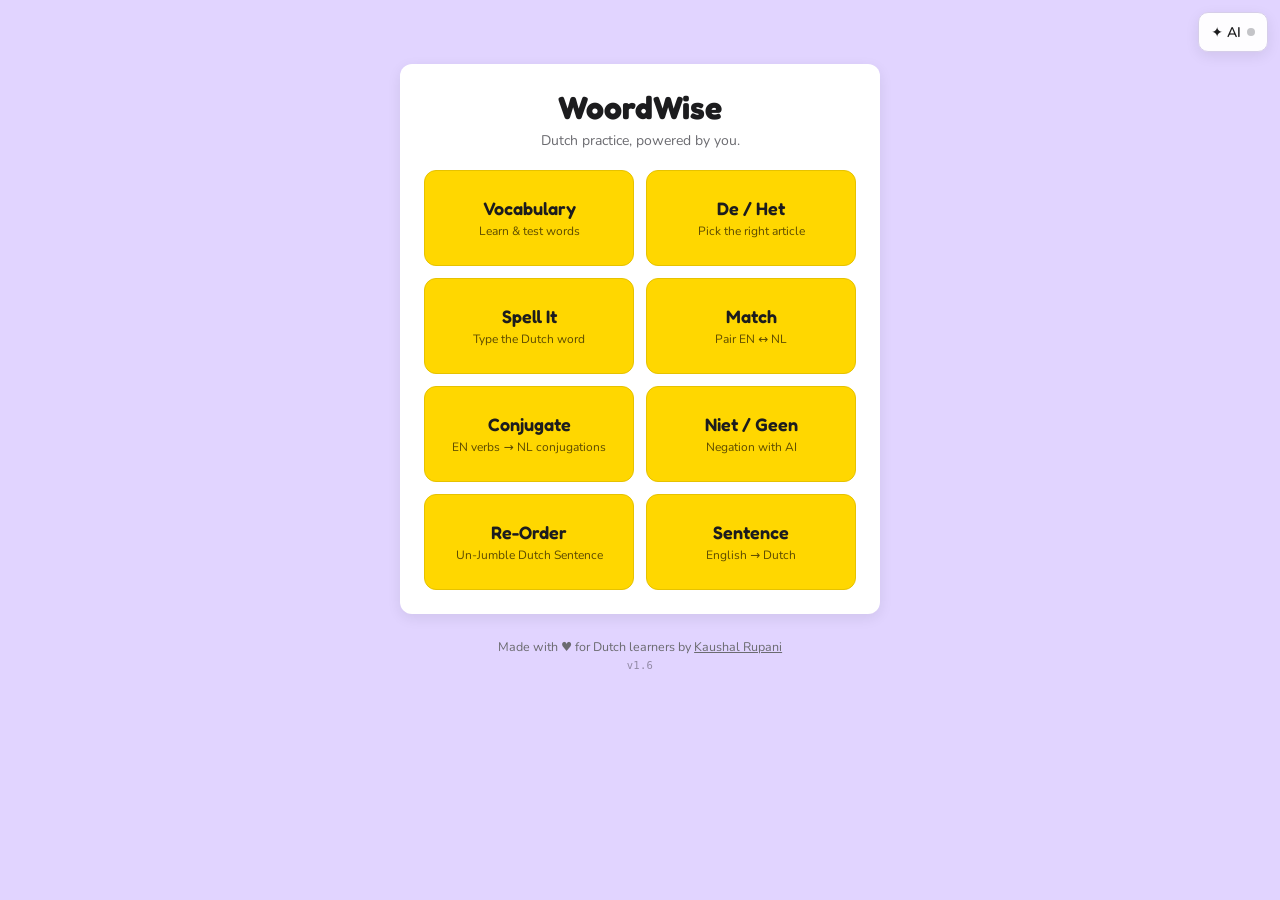
<file: index.html>
<!DOCTYPE html>
<html lang="en">

<head>
    <meta charset="UTF-8">
    <meta name="viewport"
        content="width=device-width, initial-scale=1.0, maximum-scale=1.0, user-scalable=no, viewport-fit=cover">
    <title>WoordWise</title>
    <link rel="stylesheet" href="styles/base.css">
    <link rel="stylesheet" href="styles/stats.css">

    <!-- PWA manifest -->
    <link rel="manifest" href="manifest.webmanifest">

    <!-- Theme colour for the browser chrome -->
    <meta name="theme-color" content="#E1D4FF">

    <!-- iOS-specific -->
    <link rel="apple-touch-icon" href="icons/icon-192.png">
    <meta name="apple-mobile-web-app-capable" content="yes">
    <meta name="apple-mobile-web-app-status-bar-style" content="default">
    <meta name="apple-mobile-web-app-title" content="WoordWise">

    <!-- Favicon (reuses your 192 icon) -->
    <link rel="icon" type="image/png" sizes="192x192" href="icons/icon-192.png">
</head>

<body data-page="home" data-llm="on">
    <div class="container">
        <h1 class="app-title">WoordWise</h1>
        <p class="tagline">Dutch practice, powered by you.</p>

        <div class="game-grid">
            <a class="game-tile" href="vocabulary.html">
                <span class="game-tile-name">Vocabulary</span>
                <span class="game-tile-sub">Learn &amp; test words</span>
            </a>
            <a class="game-tile" href="dehet.html">
                <span class="game-tile-name">De / Het</span>
                <span class="game-tile-sub">Pick the right article</span>
            </a>
            <a class="game-tile" href="spellit.html">
                <span class="game-tile-name">Spell It</span>
                <span class="game-tile-sub">Type the Dutch word</span>
            </a>
            <a class="game-tile" href="match.html">
                <span class="game-tile-name">Match</span>
                <span class="game-tile-sub">Pair EN &harr; NL</span>
            </a>
            <a class="game-tile" href="conjugate.html">
                <span class="game-tile-name">Conjugate</span>
                <span class="game-tile-sub">EN verbs &rarr; NL conjugations</span>
            </a>
            <a class="game-tile" href="nietgeen.html">
                <span class="game-tile-name">Niet / Geen</span>
                <span class="game-tile-sub">Negation with AI</span>
            </a>
            <a class="game-tile" href="reorder.html">
                <span class="game-tile-name">Re-Order</span>
                <span class="game-tile-sub">Un-Jumble Dutch Sentence</span>
            </a>
            <a class="game-tile" href="sentence.html">
                <span class="game-tile-name">Sentence</span>
                <span class="game-tile-sub">English &rarr; Dutch</span>
            </a>
        </div>
    </div>

    <div id="author">
        Made with &hearts; for Dutch learners by
        <a href="https://linkedin.com/in/kushrupani" target="_blank">
            Kaushal Rupani
        </a>
        <div id="version-display" class="ww-version"></div>
    </div>

    <script src="version.js"></script>
    <script src="scripts/base.js"></script>
    <script src="scripts/online.js"></script>
    <script src="scripts/learnt.js"></script>
    <script src="scripts/cache.js"></script>
    <script src="scripts/stats.js"></script>

    <script>
        if ('serviceWorker' in navigator) {
            window.addEventListener('load', function () {
                navigator.serviceWorker.register('./sw.js').catch(function () { /* ignore */ });
            });
        }
    </script>
</body>

</html>
</file>
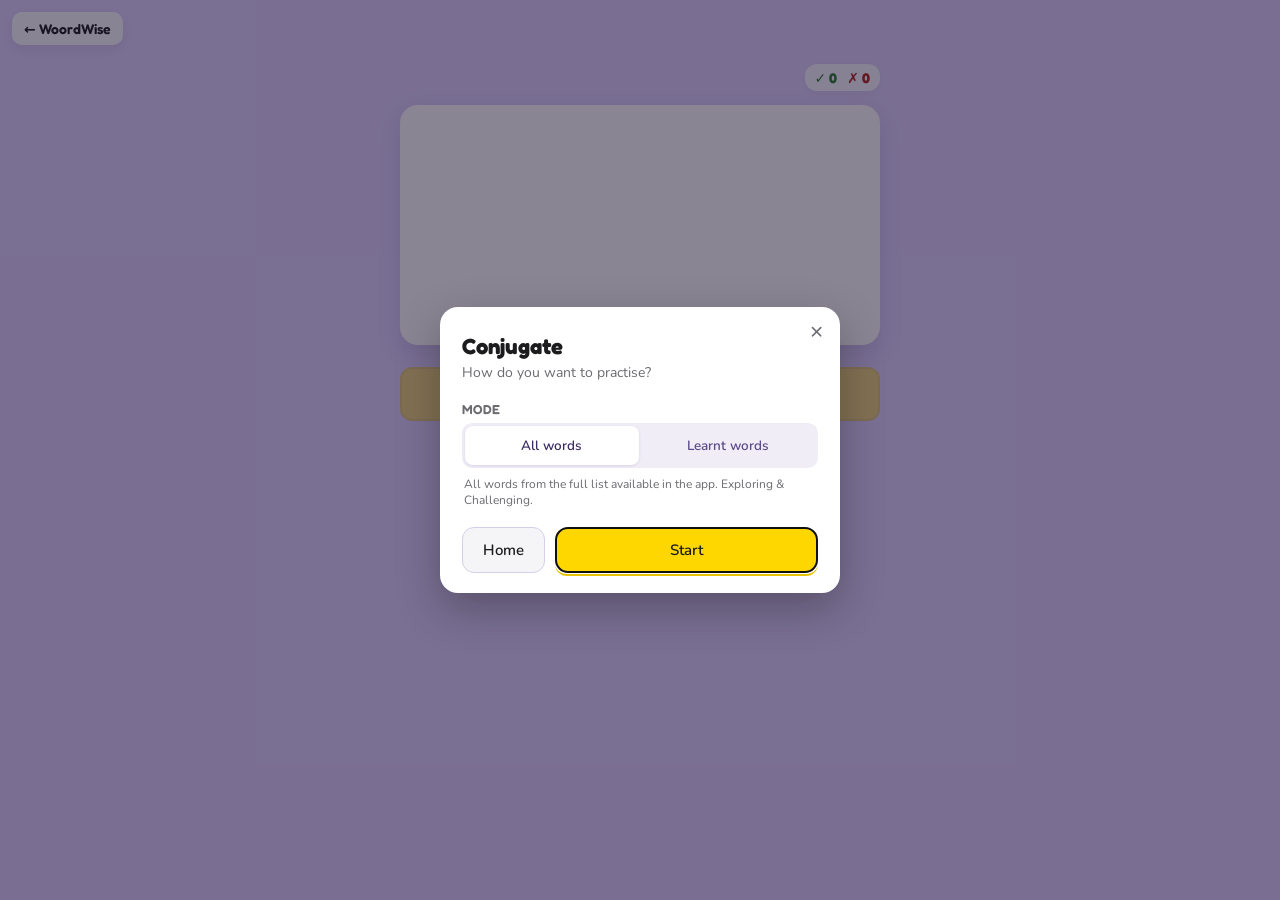
<file: conjugate.html>
<!DOCTYPE html>
<html lang="en">

<head>
    <meta charset="UTF-8">
    <meta name="viewport"
        content="width=device-width, initial-scale=1.0, maximum-scale=1.0, user-scalable=no, viewport-fit=cover">
    <title>Conjugate — WoordWise</title>
    <link rel="stylesheet" href="styles/base.css">
    <link rel="stylesheet" href="styles/warmup.css">
    <link rel="stylesheet" href="styles/conjugate.css">

    <!-- PWA manifest -->
    <link rel="manifest" href="manifest.webmanifest">

    <!-- Theme colour for the browser chrome -->
    <meta name="theme-color" content="#E1D4FF">

    <!-- iOS-specific -->
    <link rel="apple-touch-icon" href="icons/icon-192.png">
    <meta name="apple-mobile-web-app-capable" content="yes">
    <meta name="apple-mobile-web-app-status-bar-style" content="default">
    <meta name="apple-mobile-web-app-title" content="WoordWise">

    <!-- Favicon (reuses your 192 icon) -->
    <link rel="icon" type="image/png" sizes="192x192" href="icons/icon-192.png">
</head>

<body data-page="game" data-llm="off">

    <main class="conjugate">
        <header class="conjugate-head">
            <div class="conjugate-progress" id="progress" aria-hidden="true"></div>
            <div class="conjugate-score" aria-label="Score">
                <span class="conjugate-score-ok">&#10003;&nbsp;<b id="score-ok">0</b></span>
                <span class="conjugate-score-bad">&#10007;&nbsp;<b id="score-bad">0</b></span>
            </div>
        </header>

        <section class="conjugate-stage">
            <div class="conjugate-card" id="card">
                <div class="conjugate-card-word-area">
                    <div class="conjugate-card-en" id="card-en"></div>
                    <div class="conjugate-card-hint" id="card-hint" hidden></div>
                </div>
                <div class="conjugate-card-feedback">
                    <div class="conjugate-fb-icon" id="fb-icon"></div>
                    <div class="conjugate-fb-msg" id="fb-msg"></div>
                    <div class="conjugate-fb-answer-wrap">
                        <div class="conjugate-fb-answer" id="fb-answer"></div>
                    </div>
                </div>
            </div>

            <form class="conjugate-inputs" id="answer-form" autocomplete="off" novalidate>
                <div class="conjugate-inputs-list" id="inputs-container"></div>
                <button type="submit" id="btn-check" class="conjugate-check" disabled>Check</button>
            </form>
        </section>

        <p class="conjugate-hint" id="hint-text">
            Type every conjugation form. Order doesn&rsquo;t matter.
        </p>
    </main>

    <section class="conjugate-end" id="end-screen" hidden role="dialog" aria-modal="true" aria-labelledby="end-title">
        <div class="conjugate-end-inner">
            <h2 id="end-title">Session complete</h2>
            <p class="conjugate-end-score" id="end-score">0 / 10</p>
            <p class="conjugate-end-breakdown" id="end-breakdown"></p>
            <p class="conjugate-end-msg" id="end-msg"></p>
            <div class="conjugate-end-actions">
                <button type="button" class="yellow-button" id="btn-again">Play again</button>
                <a class="btn" href="index.html">&larr; Home</a>
            </div>
        </div>
    </section>

    <div id="author">
        Made with &hearts; for Dutch learners by
        <a href="https://linkedin.com/in/kushrupani" target="_blank">
            Kaushal Rupani
        </a>
    </div>

    <script src="scripts/base.js"></script>
    <script src="scripts/feedback.js"></script>
    <script src="scripts/offline.js"></script>
    <script src="scripts/learnt.js"></script>
    <script src="scripts/warmup.js"></script>
    <script src="scripts/effects.js"></script>
    <script src="scripts/conjugate.js"></script>
</body>

</html>
</file>
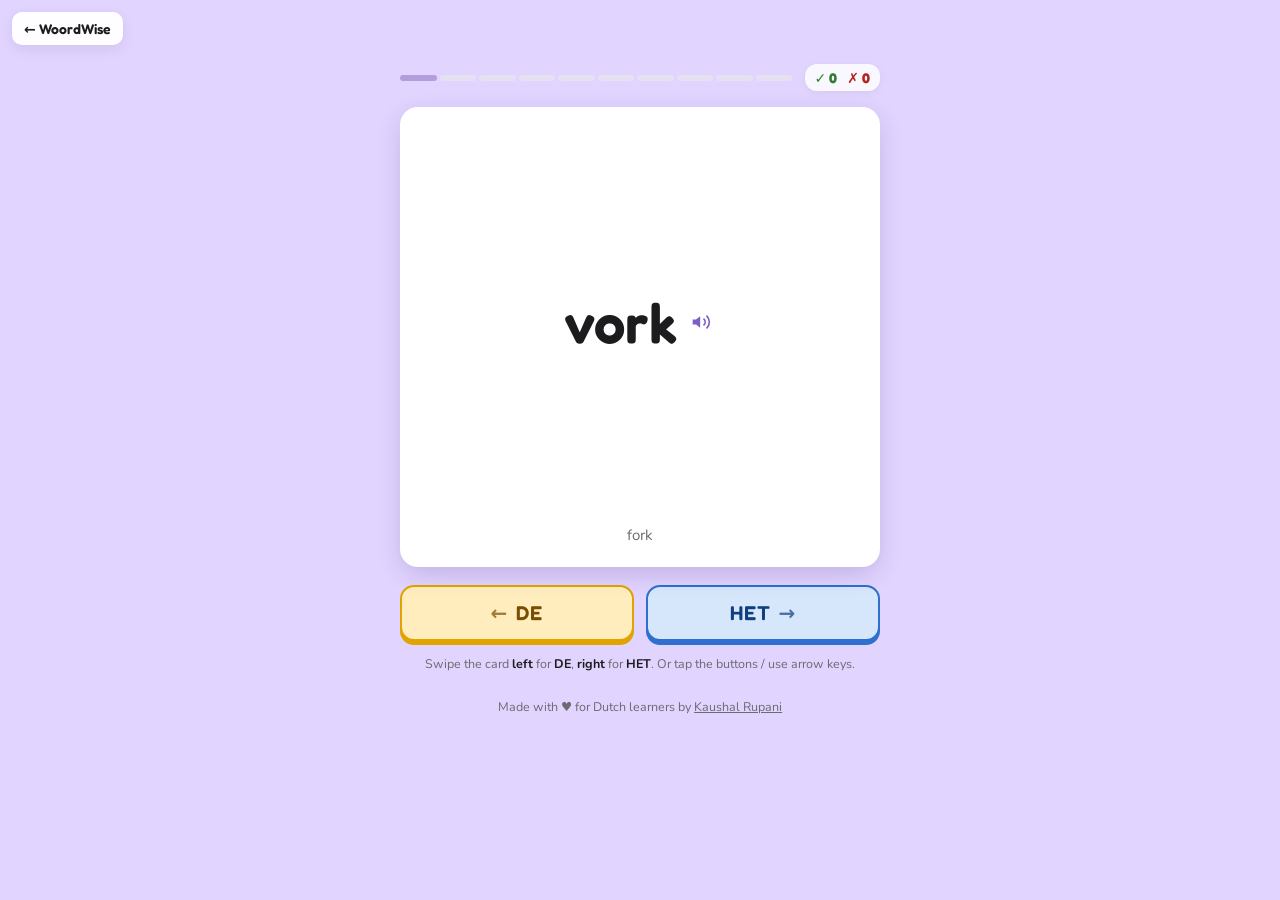
<file: dehet.html>
<!DOCTYPE html>
<html lang="en">

<head>
    <meta charset="UTF-8">
    <meta name="viewport"
        content="width=device-width, initial-scale=1.0, maximum-scale=1.0, user-scalable=no, viewport-fit=cover">
    <title>De / Het — WoordWise</title>
    <link rel="stylesheet" href="styles/base.css">
    <link rel="stylesheet" href="styles/dehet.css">

    <!-- PWA manifest -->
    <link rel="manifest" href="manifest.webmanifest">

    <!-- Theme colour for the browser chrome -->
    <meta name="theme-color" content="#E1D4FF">

    <!-- iOS-specific -->
    <link rel="apple-touch-icon" href="icons/icon-192.png">
    <meta name="apple-mobile-web-app-capable" content="yes">
    <meta name="apple-mobile-web-app-status-bar-style" content="default">
    <meta name="apple-mobile-web-app-title" content="WoordWise">

    <!-- Favicon (reuses your 192 icon) -->
    <link rel="icon" type="image/png" sizes="192x192" href="icons/icon-192.png">
</head>

<body data-page="game" data-llm="off">

    <template id="card-tpl">
        <div class="dehet-card-word-area">
            <div class="dehet-card-word"></div>
        </div>
        <div class="dehet-card-en"></div>
        <div class="dehet-card-overlay dehet-card-overlay-de">DE</div>
        <div class="dehet-card-overlay dehet-card-overlay-het">HET</div>
    </template>

    <main class="dehet">
        <header class="dehet-head">
            <div class="dehet-progress" id="progress" aria-hidden="true"></div>
            <div class="dehet-score" aria-label="Score">
                <span class="dehet-score-ok">&#10003;&nbsp;<b id="score-ok">0</b></span>
                <span class="dehet-score-bad">&#10007;&nbsp;<b id="score-bad">0</b></span>
            </div>
        </header>

        <section class="dehet-stage" id="stage">
            <div class="dehet-card is-under" id="card-under" aria-hidden="true"></div>
            <div class="dehet-card is-top" id="card-top"></div>
            <div class="dehet-flash" id="flash" aria-live="polite"></div>
        </section>

        <div class="dehet-actions">
            <button type="button" class="dehet-btn dehet-btn-de" id="btn-de" aria-label="Choose DE">
                <span class="dehet-btn-arrow" aria-hidden="true">&larr;</span>
                <span class="dehet-btn-k">DE</span>
            </button>
            <button type="button" class="dehet-btn dehet-btn-het" id="btn-het" aria-label="Choose HET">
                <span class="dehet-btn-k">HET</span>
                <span class="dehet-btn-arrow" aria-hidden="true">&rarr;</span>
            </button>
        </div>

        <p class="dehet-hint">
            Swipe the card <b>left</b> for <b>DE</b>, <b>right</b> for <b>HET</b>.
            Or tap the buttons / use arrow keys.
        </p>
    </main>

    <section class="dehet-end" id="end-screen" hidden role="dialog" aria-modal="true" aria-labelledby="end-title">
        <div class="dehet-end-inner">
            <h2 id="end-title">Session complete</h2>
            <p class="dehet-end-score" id="end-score">0 / 10</p>
            <p class="dehet-end-msg" id="end-msg"></p>
            <div class="dehet-end-actions">
                <button type="button" class="yellow-button" id="btn-again">Play again</button>
                <a class="btn" href="index.html">&larr; Home</a>
            </div>
        </div>
    </section>

    <div id="author">
        Made with &hearts; for Dutch learners by
        <a href="https://linkedin.com/in/kushrupani" target="_blank">
            Kaushal Rupani
        </a>
    </div>

    <script src="scripts/base.js"></script>
    <script src="scripts/offline.js"></script>
    <script src="scripts/effects.js"></script>
    <script src="scripts/tts.js"></script>
    <script src="scripts/dehet.js"></script>
</body>

</html>
</file>
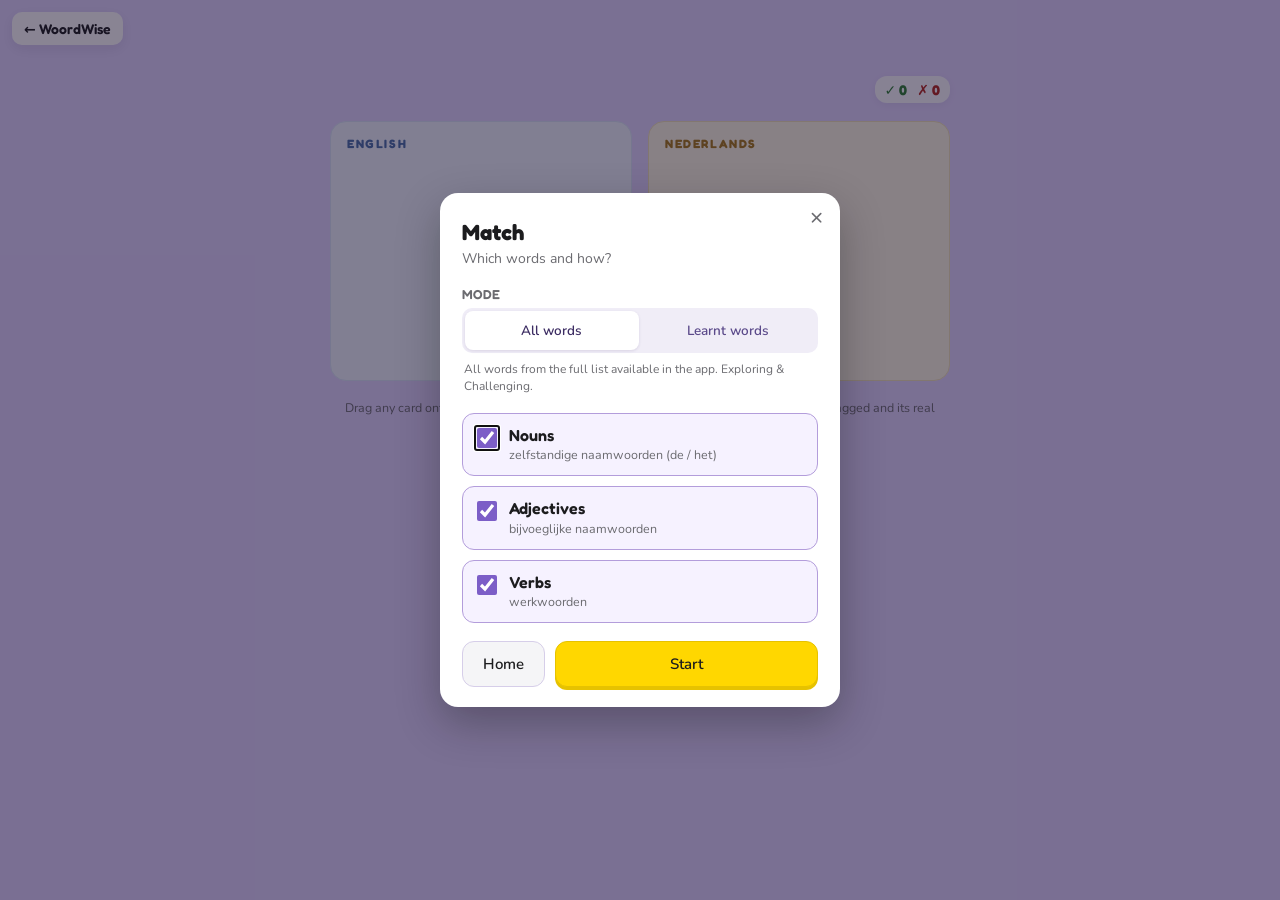
<file: match.html>
<!DOCTYPE html>
<html lang="en">

<head>
    <meta charset="UTF-8">
    <meta name="viewport"
        content="width=device-width, initial-scale=1.0, maximum-scale=1.0, user-scalable=no, viewport-fit=cover">
    <title>Match — WoordWise</title>
    <link rel="stylesheet" href="styles/base.css">
    <link rel="stylesheet" href="styles/match.css">
    <link rel="stylesheet" href="styles/warmup.css">

    <!-- PWA manifest -->
    <link rel="manifest" href="manifest.webmanifest">

    <!-- Theme colour for the browser chrome -->
    <meta name="theme-color" content="#E1D4FF">

    <!-- iOS-specific -->
    <link rel="apple-touch-icon" href="icons/icon-192.png">
    <meta name="apple-mobile-web-app-capable" content="yes">
    <meta name="apple-mobile-web-app-status-bar-style" content="default">
    <meta name="apple-mobile-web-app-title" content="WoordWise">

    <!-- Favicon (reuses your 192 icon) -->
    <link rel="icon" type="image/png" sizes="192x192" href="icons/icon-192.png">
</head>

<body data-page="game" data-llm="off">

    <main class="match">

        <header class="match-head">
            <div class="match-progress" id="progress" aria-hidden="true"></div>
            <div class="match-score" aria-label="Score">
                <span class="match-score-ok">&#10003;&nbsp;<b id="score-ok">0</b></span>
                <span class="match-score-bad">&#10007;&nbsp;<b id="score-bad">0</b></span>
            </div>
        </header>

        <!-- id="board" is required by match.js — the pointerdown listener is
             attached to this element so drops can bubble from any card. -->
        <section class="match-board" id="board">
            <section class="match-group match-group-en">
                <h3 class="match-group-label">English</h3>
                <div class="match-group-cards" id="group-en" aria-label="English words"></div>
            </section>
            <section class="match-group match-group-nl">
                <h3 class="match-group-label">Nederlands</h3>
                <div class="match-group-cards" id="group-nl" aria-label="Dutch words"></div>
            </section>
        </section>

        <p class="match-hint">
            Drag any card onto its match. Correct pairs vanish; a wrong drop removes
            the card you dragged and its real partner.
        </p>
    </main>

    <section class="match-end" id="end-screen" hidden role="dialog" aria-modal="true" aria-labelledby="end-title">
        <div class="match-end-inner">
            <h2 id="end-title">Session complete</h2>
            <p class="match-end-score" id="end-score">0 / 10</p>
            <p class="match-end-breakdown" id="end-breakdown"></p>
            <p class="match-end-msg" id="end-msg"></p>
            <div class="match-end-actions">
                <button type="button" class="yellow-button" id="btn-again">Play again</button>
                <a class="btn" href="index.html">&larr; Home</a>
            </div>
        </div>
    </section>

    <div id="author">
        Made with &hearts; for Dutch learners by
        <a href="https://linkedin.com/in/kushrupani" target="_blank">
            Kaushal Rupani
        </a>
    </div>

    <script src="scripts/base.js"></script>
    <script src="scripts/offline.js"></script>
    <script src="scripts/learnt.js"></script>
    <script src="scripts/warmup.js"></script>
    <script src="scripts/effects.js"></script>
    <script src="scripts/match.js"></script>
</body>

</html>
</file>
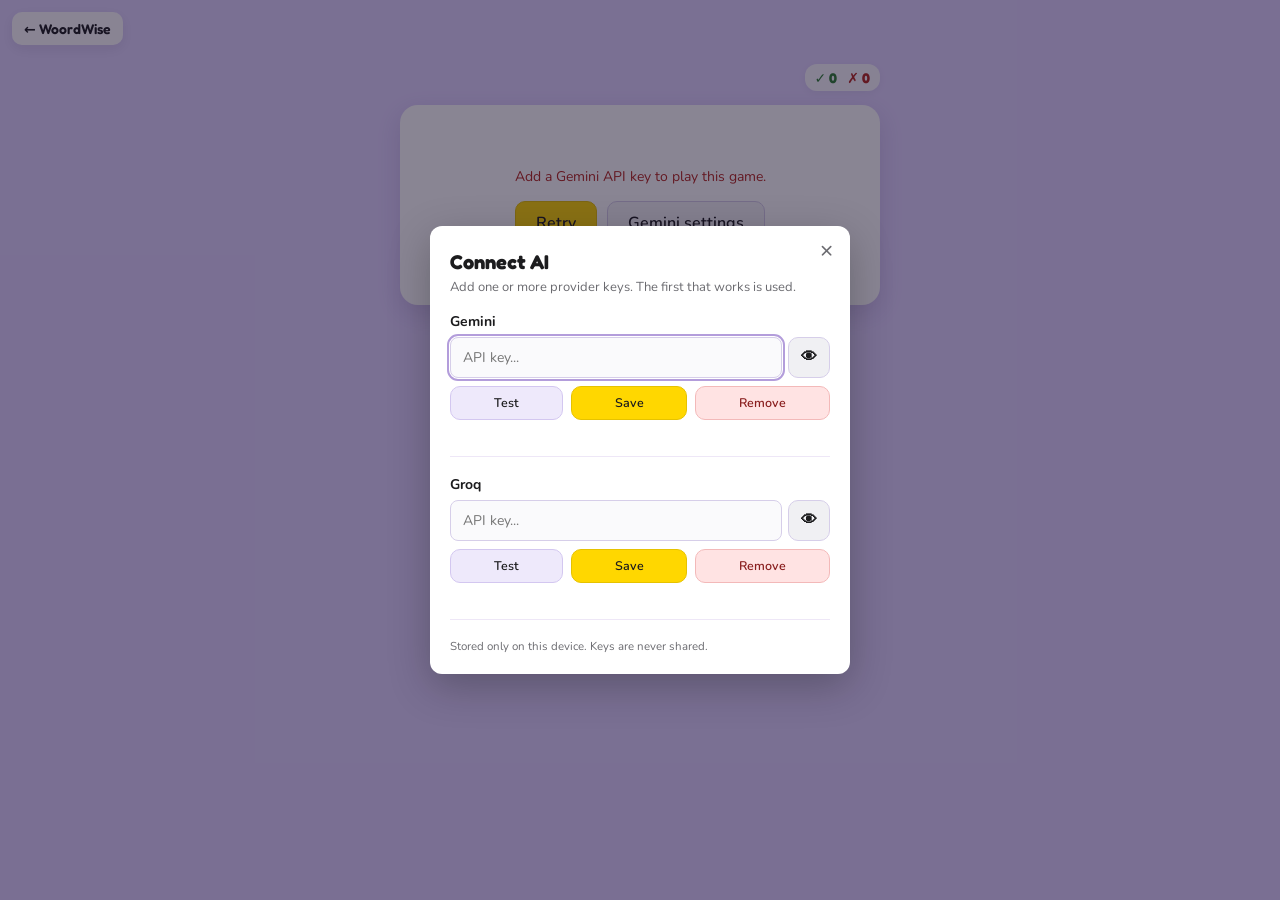
<file: nietgeen.html>
<!DOCTYPE html>
<html lang="en">

<head>
    <meta charset="UTF-8">
    <meta name="viewport"
        content="width=device-width, initial-scale=1.0, maximum-scale=1.0, user-scalable=no, viewport-fit=cover">
    <title>Niet / Geen — WoordWise</title>
    <link rel="stylesheet" href="styles/base.css">
    <link rel="stylesheet" href="styles/nietgeen.css">

    <!-- PWA manifest -->
    <link rel="manifest" href="manifest.webmanifest">

    <!-- Theme colour for the browser chrome -->
    <meta name="theme-color" content="#E1D4FF">

    <!-- iOS-specific -->
    <link rel="apple-touch-icon" href="icons/icon-192.png">
    <meta name="apple-mobile-web-app-capable" content="yes">
    <meta name="apple-mobile-web-app-status-bar-style" content="default">
    <meta name="apple-mobile-web-app-title" content="WoordWise">

    <!-- Favicon (reuses your 192 icon) -->
    <link rel="icon" type="image/png" sizes="192x192" href="icons/icon-192.png">
</head>

<body data-page="game" data-llm="off">

    <main class="nietgeen">
        <header class="nietgeen-head">
            <div class="nietgeen-progress" id="progress" aria-hidden="true"></div>
            <div class="nietgeen-score" aria-label="Score">
                <span class="nietgeen-score-ok">&#10003;&nbsp;<b id="score-ok">0</b></span>
                <span class="nietgeen-score-bad">&#10007;&nbsp;<b id="score-bad">0</b></span>
            </div>
        </header>

        <section class="nietgeen-stage">
            <div class="nietgeen-card" id="card">

                <div class="nietgeen-loading" id="loading" hidden>
                    <div class="nietgeen-loading-dots" aria-hidden="true">
                        <span></span><span></span><span></span>
                    </div>
                    <p class="nietgeen-loading-text" id="loading-text">Generating A2 sentences&hellip;</p>
                </div>

                <div class="nietgeen-content" id="content" hidden>
                    <div class="nietgeen-sentence" id="sentence"></div>
                    <div class="nietgeen-below">
                        <button type="button" class="nietgeen-reveal" id="reveal-btn">
                            Reveal English hint
                        </button>
                        <div class="nietgeen-translation" id="translation" hidden></div>
                    </div>
                </div>

                <div class="nietgeen-feedback" id="feedback" hidden>
                    <div class="nietgeen-fb-row">
                        <span class="nietgeen-fb-icon" id="fb-icon"></span>
                        <span class="nietgeen-fb-msg" id="fb-msg"></span>
                    </div>
                    <div class="nietgeen-fb-explain" id="fb-explain"></div>
                </div>

                <div class="nietgeen-error" id="error" hidden>
                    <p class="nietgeen-error-msg" id="error-msg"></p>
                    <div class="nietgeen-error-actions">
                        <button type="button" class="yellow-button" id="btn-retry">Retry</button>
                        <button type="button" class="btn" id="btn-settings">Gemini settings</button>
                    </div>
                </div>
            </div>

            <div class="nietgeen-actions" id="actions" hidden>
                <button type="button" class="nietgeen-btn nietgeen-btn-niet" id="btn-niet" aria-label="Choose niet">
                    NIET
                </button>
                <button type="button" class="nietgeen-btn nietgeen-btn-geen" id="btn-geen" aria-label="Choose geen">
                    GEEN
                </button>
            </div>
        </section>

        <p class="nietgeen-hint">
            Fill the blank with <b>niet</b> or <b>geen</b>.
        </p>
    </main>

    <section class="nietgeen-end" id="end-screen" hidden role="dialog" aria-modal="true" aria-labelledby="end-title">
        <div class="nietgeen-end-inner">
            <h2 id="end-title">Session complete</h2>
            <p class="nietgeen-end-score" id="end-score">0 / 10</p>
            <p class="nietgeen-end-breakdown" id="end-breakdown"></p>
            <p class="nietgeen-end-msg" id="end-msg"></p>
            <div class="nietgeen-end-actions">
                <button type="button" class="yellow-button" id="btn-again">Play again</button>
                <a class="btn" href="index.html">&larr; Home</a>
            </div>
        </div>
    </section>

    <div id="author">
        Made with &hearts; for Dutch learners by
        <a href="https://linkedin.com/in/kushrupani" target="_blank">
            Kaushal Rupani
        </a>
    </div>

    <script src="scripts/base.js"></script>
    <script src="scripts/feedback.js"></script>
    <script src="scripts/online.js"></script>
    <script src="scripts/effects.js"></script>
    <script src="scripts/nietgeen.js"></script>
    <script src="scripts/cache.js"></script>
</body>

</html>
</file>
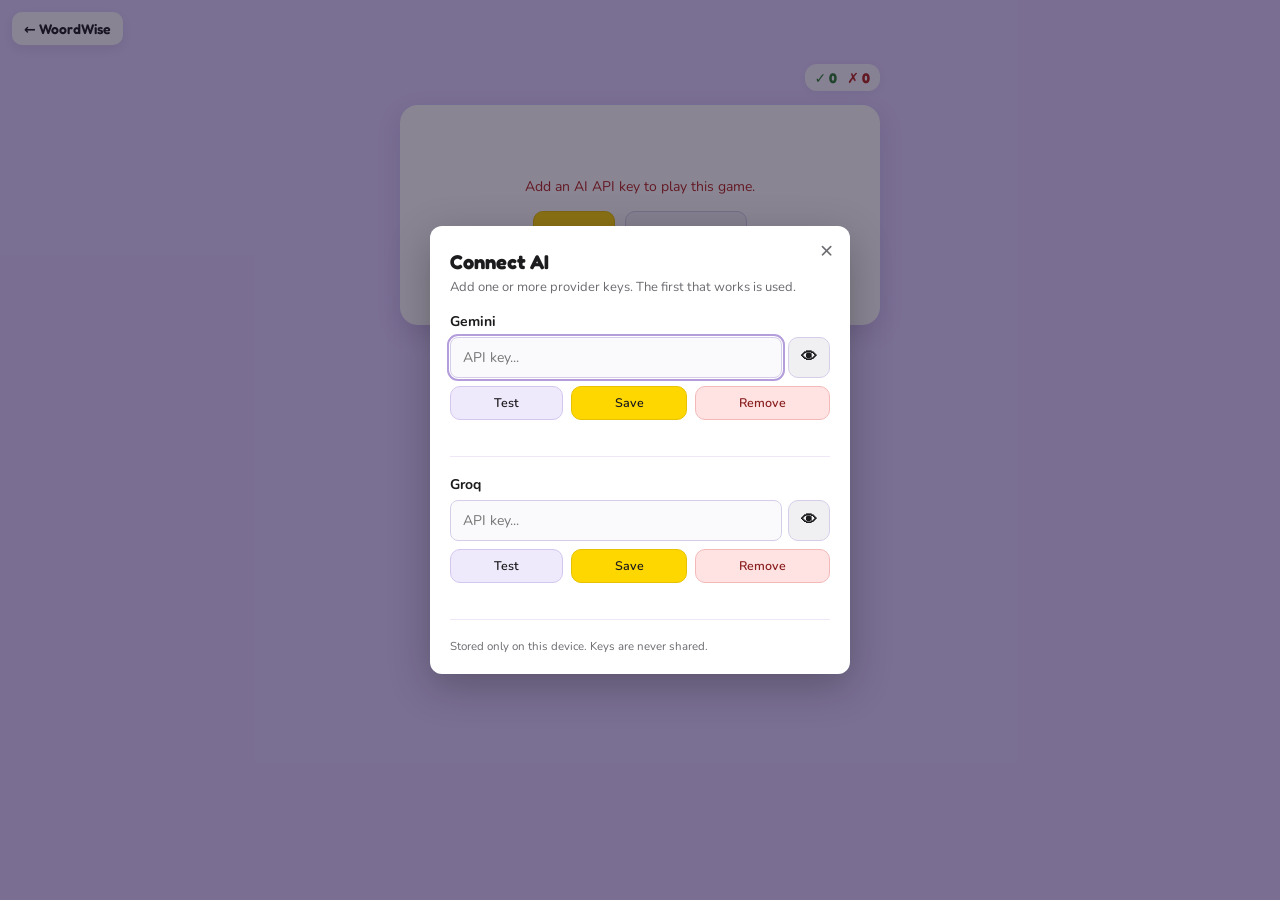
<file: reorder.html>
<!DOCTYPE html>
<html lang="en">

<head>
    <meta charset="UTF-8">
    <meta name="viewport"
        content="width=device-width, initial-scale=1.0, maximum-scale=1.0, user-scalable=no, viewport-fit=cover">
    <title>Re-Order — WoordWise</title>
    <link rel="stylesheet" href="styles/base.css">
    <link rel="stylesheet" href="styles/warmup.css">
    <link rel="stylesheet" href="styles/reorder.css">

    <!-- PWA manifest -->
    <link rel="manifest" href="manifest.webmanifest">

    <!-- Theme colour for the browser chrome -->
    <meta name="theme-color" content="#E1D4FF">

    <!-- iOS-specific -->
    <link rel="apple-touch-icon" href="icons/icon-192.png">
    <meta name="apple-mobile-web-app-capable" content="yes">
    <meta name="apple-mobile-web-app-status-bar-style" content="default">
    <meta name="apple-mobile-web-app-title" content="WoordWise">

    <!-- Favicon (reuses your 192 icon) -->
    <link rel="icon" type="image/png" sizes="192x192" href="icons/icon-192.png">
</head>

<body data-page="game" data-llm="off">

    <main class="reorder">
        <header class="reorder-head">
            <div class="reorder-progress" id="progress" aria-hidden="true"></div>
            <div class="reorder-score" aria-label="Score">
                <span class="reorder-score-ok">&#10003;&nbsp;<b id="score-ok">0</b></span>
                <span class="reorder-score-bad">&#10007;&nbsp;<b id="score-bad">0</b></span>
            </div>
        </header>

        <section class="reorder-stage">
            <div class="reorder-card" id="card">

                <div class="reorder-loading" id="loading" hidden>
                    <div class="reorder-loading-dots" aria-hidden="true">
                        <span></span><span></span><span></span>
                    </div>
                    <p class="reorder-loading-text" id="loading-text">Contacting the AI&hellip;</p>
                </div>

                <div class="reorder-content" id="content" hidden>
                    <p class="reorder-instruction">
                        Tap one word, then tap another to swap them.
                    </p>

                    <div class="reorder-cards" id="cards"></div>

                    <div class="reorder-english" id="english-always" hidden></div>

                    <div class="reorder-hints" id="hints">
                        <button type="button" class="reorder-hint-btn" id="grammar-btn">
                            Show grammar hint
                        </button>
                    </div>

                    <div class="reorder-reveals">
                        <div class="reorder-reveal reorder-reveal-grammar" id="grammar-reveal" hidden></div>
                        <div class="reorder-reveal reorder-reveal-en" id="english-reveal" hidden></div>
                    </div>

                    <div class="reorder-result" id="result" hidden>
                        <div class="reorder-result-header">
                            <span class="reorder-result-icon" id="result-icon"></span>
                            <span class="reorder-result-msg" id="result-msg"></span>
                        </div>
                        <div class="reorder-result-correct" id="result-correct"></div>
                        <div class="reorder-result-explain" id="result-explain"></div>
                    </div>
                </div>

                <div class="reorder-error" id="error" hidden>
                    <p class="reorder-error-msg" id="error-msg"></p>
                    <div class="reorder-error-actions">
                        <button type="button" class="yellow-button" id="btn-retry">Retry</button>
                        <button type="button" class="btn" id="btn-settings">AI settings</button>
                    </div>
                </div>
            </div>

            <div class="reorder-actions" id="actions" hidden>
                <button type="button" class="reorder-check" id="btn-check">Check</button>
            </div>
        </section>

        <p class="reorder-foot-hint">
            Put the words in the correct Dutch order.
        </p>
    </main>

    <section class="reorder-end" id="end-screen" hidden role="dialog" aria-modal="true" aria-labelledby="end-title">
        <div class="reorder-end-inner">
            <h2 id="end-title">Session complete</h2>
            <p class="reorder-end-score" id="end-score">0 / 10</p>
            <p class="reorder-end-breakdown" id="end-breakdown"></p>
            <p class="reorder-end-msg" id="end-msg"></p>
            <div class="reorder-end-actions">
                <button type="button" class="yellow-button" id="btn-again">Play again</button>
                <a class="btn" href="index.html">&larr; Home</a>
            </div>
        </div>
    </section>

    <div id="author">
        Made with &hearts; for Dutch learners by
        <a href="https://linkedin.com/in/kushrupani" target="_blank">
            Kaushal Rupani
        </a>
    </div>

    <script src="scripts/base.js"></script>
    <script src="scripts/feedback.js"></script>
    <script src="scripts/online.js"></script>
    <script src="scripts/warmup.js"></script>
    <script src="scripts/effects.js"></script>
    <script src="scripts/reorder.js"></script>
    <script src="scripts/cache.js"></script>
</body>

</html>
</file>
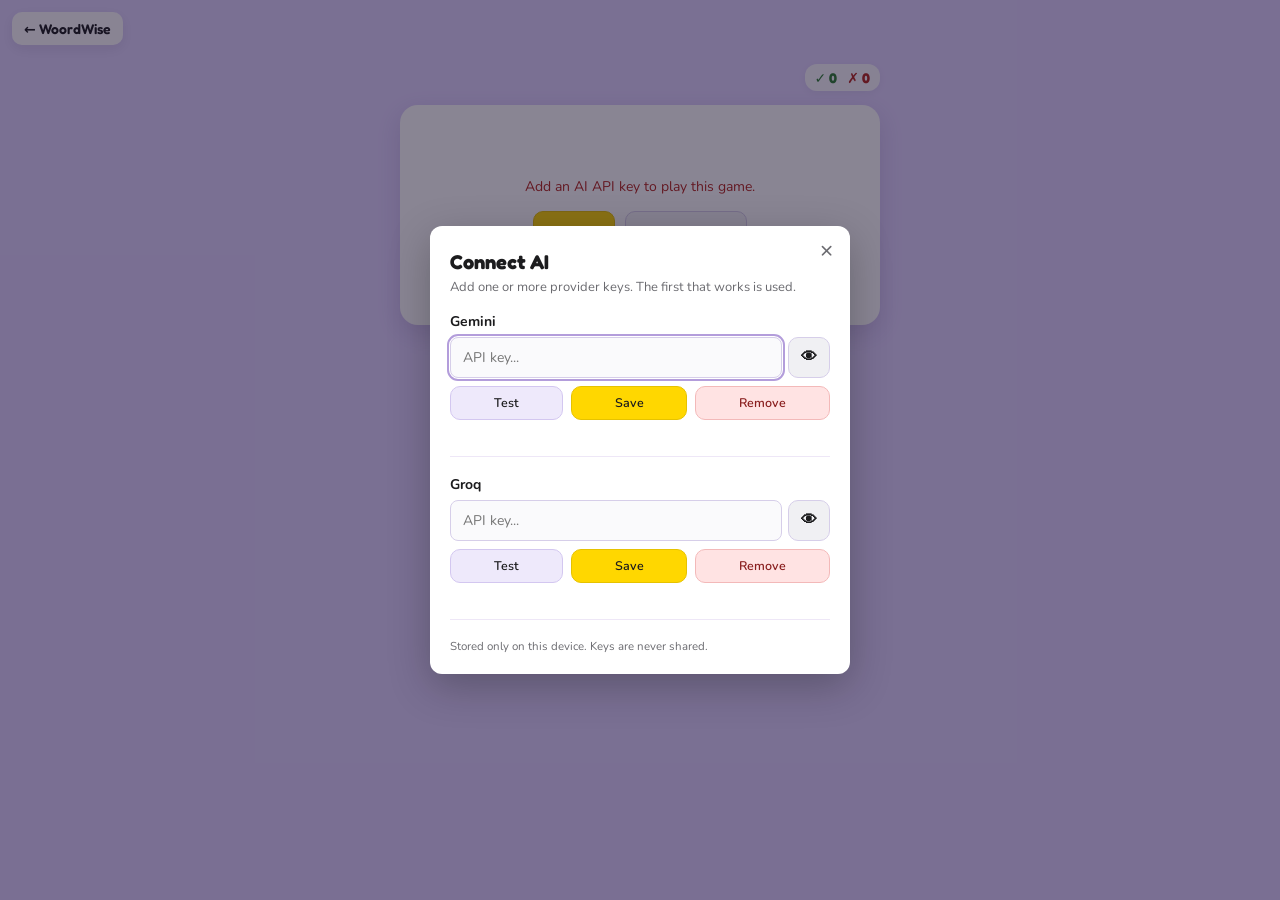
<file: sentence.html>
<!DOCTYPE html>
<html lang="en">

<head>
    <meta charset="UTF-8">
    <meta name="viewport"
        content="width=device-width, initial-scale=1.0, maximum-scale=1.0, user-scalable=no, viewport-fit=cover">
    <title>Sentence — WoordWise</title>
    <link rel="stylesheet" href="styles/base.css">
    <link rel="stylesheet" href="styles/warmup.css">
    <link rel="stylesheet" href="styles/sentence.css">

    <!-- PWA manifest -->
    <link rel="manifest" href="manifest.webmanifest">

    <!-- Theme colour for the browser chrome -->
    <meta name="theme-color" content="#E1D4FF">

    <!-- iOS-specific -->
    <link rel="apple-touch-icon" href="icons/icon-192.png">
    <meta name="apple-mobile-web-app-capable" content="yes">
    <meta name="apple-mobile-web-app-status-bar-style" content="default">
    <meta name="apple-mobile-web-app-title" content="WoordWise">

    <!-- Favicon (reuses your 192 icon) -->
    <link rel="icon" type="image/png" sizes="192x192" href="icons/icon-192.png">
</head>

<body data-page="game" data-llm="off">

    <main class="sentence">
        <header class="sentence-head">
            <div class="sentence-progress" id="progress" aria-hidden="true"></div>
            <div class="sentence-score" aria-label="Score">
                <span class="sentence-score-ok">&#10003;&nbsp;<b id="score-ok">0</b></span>
                <span class="sentence-score-bad">&#10007;&nbsp;<b id="score-bad">0</b></span>
            </div>
        </header>

        <section class="sentence-stage">
            <div class="sentence-card" id="card">

                <div class="sentence-loading" id="loading" hidden>
                    <div class="sentence-loading-dots" aria-hidden="true">
                        <span></span><span></span><span></span>
                    </div>
                    <p class="sentence-loading-text" id="loading-text">Contacting the AI&hellip;</p>
                </div>

                <div class="sentence-content" id="content" hidden>
                    <div class="sentence-prompt">
                        <div class="sentence-prompt-en" id="prompt-en"></div>
                        <div class="sentence-prompt-hint" id="grammar-reveal" hidden></div>
                        <button type="button" class="sentence-hint-btn" id="hint-btn">
                            Show grammar hint
                        </button>
                    </div>

                    <form class="sentence-form" id="answer-form" autocomplete="off" novalidate>
                        <textarea class="sentence-answer" id="answer" rows="3" placeholder="Type the Dutch sentence"
                            autocomplete="off" autocorrect="off" autocapitalize="sentences" spellcheck="false"
                            enterkeyhint="go"></textarea>
                        <button type="submit" class="sentence-check" id="btn-check" disabled>Check</button>
                    </form>

                    <div class="sentence-feedback" id="feedback" hidden>
                        <div class="sentence-fb-header">
                            <span class="sentence-fb-icon" id="fb-icon"></span>
                            <span class="sentence-fb-msg" id="fb-msg"></span>
                        </div>
                        <div class="sentence-fb-block" id="fb-correct-block" hidden>
                            <div class="sentence-fb-label">Correct answer</div>
                            <div class="sentence-fb-correct" id="fb-correct"></div>
                        </div>
                        <div class="sentence-fb-explain" id="fb-explain"></div>
                    </div>
                </div>

                <div class="sentence-error" id="error" hidden>
                    <p class="sentence-error-msg" id="error-msg"></p>
                    <div class="sentence-error-actions">
                        <button type="button" class="yellow-button" id="btn-retry">Retry</button>
                        <button type="button" class="btn" id="btn-settings">AI settings</button>
                    </div>
                </div>
            </div>
        </section>

        <p class="sentence-foot-hint">
            Type the Dutch translation and press <b>Enter</b>.
        </p>
    </main>

    <section class="sentence-end" id="end-screen" hidden role="dialog" aria-modal="true" aria-labelledby="end-title">
        <div class="sentence-end-inner">
            <h2 id="end-title">Session complete</h2>
            <p class="sentence-end-score" id="end-score">0 / 10</p>
            <p class="sentence-end-breakdown" id="end-breakdown"></p>
            <p class="sentence-end-msg" id="end-msg"></p>
            <div class="sentence-end-actions">
                <button type="button" class="yellow-button" id="btn-again">Play again</button>
                <a class="btn" href="index.html">&larr; Home</a>
            </div>
        </div>
    </section>

    <div id="author">
        Made with &hearts; for Dutch learners by
        <a href="https://linkedin.com/in/kushrupani" target="_blank">
            Kaushal Rupani
        </a>
    </div>

    <script src="scripts/base.js"></script>
    <script src="scripts/feedback.js"></script>
    <script src="scripts/online.js"></script>
    <script src="scripts/warmup.js"></script>
    <script src="scripts/effects.js"></script>
    <script src="scripts/sentence.js"></script>
    <script src="scripts/cache.js"></script>
</body>

</html>
</file>
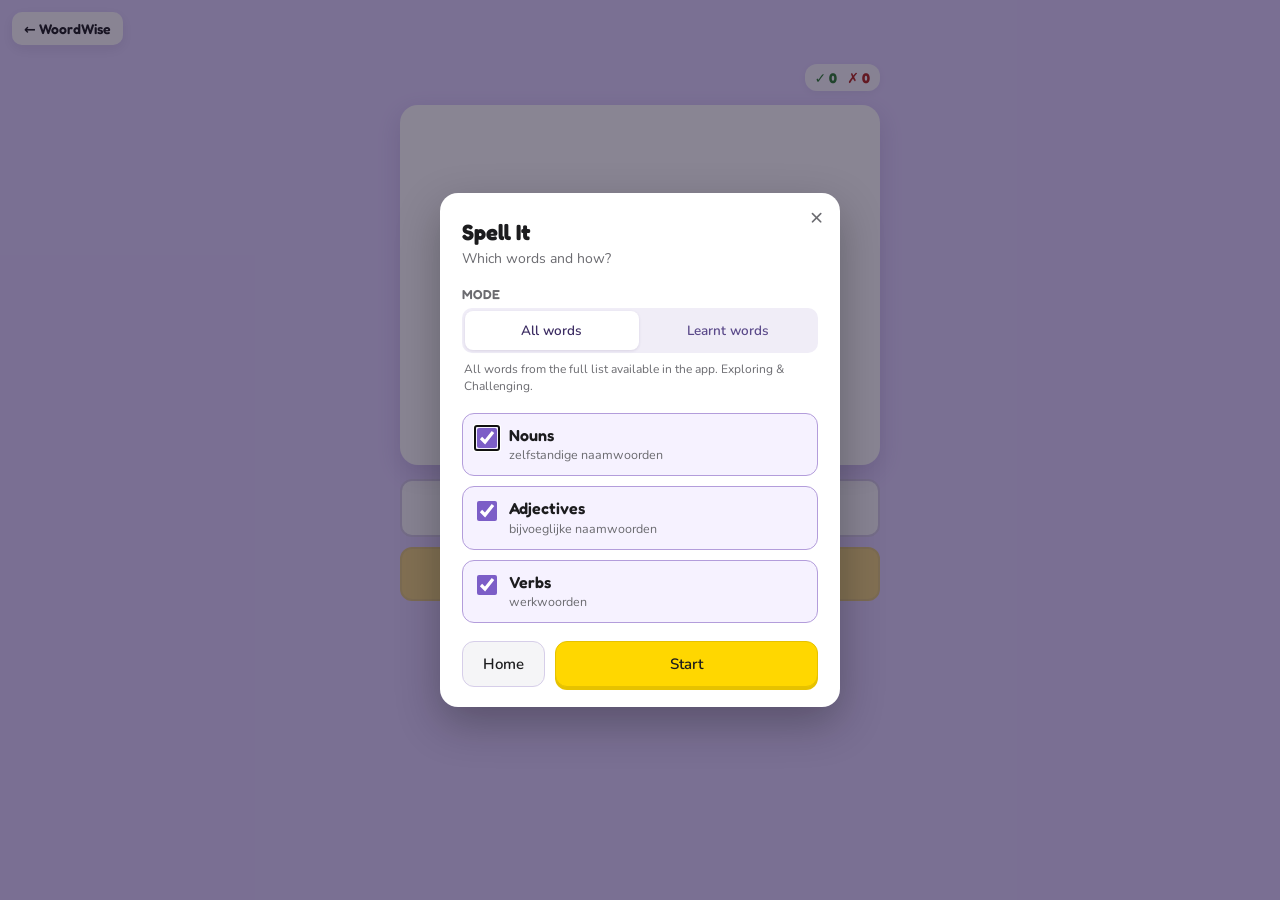
<file: spellit.html>
<!DOCTYPE html>
<html lang="en">

<head>
    <meta charset="UTF-8">
    <meta name="viewport"
        content="width=device-width, initial-scale=1.0, maximum-scale=1.0, user-scalable=no, viewport-fit=cover">
    <title>Spell It — WoordWise</title>
    <link rel="stylesheet" href="styles/base.css">
    <link rel="stylesheet" href="styles/spellit.css">
    <link rel="stylesheet" href="styles/warmup.css">

    <!-- PWA manifest -->
    <link rel="manifest" href="manifest.webmanifest">

    <!-- Theme colour for the browser chrome -->
    <meta name="theme-color" content="#E1D4FF">

    <!-- iOS-specific -->
    <link rel="apple-touch-icon" href="icons/icon-192.png">
    <meta name="apple-mobile-web-app-capable" content="yes">
    <meta name="apple-mobile-web-app-status-bar-style" content="default">
    <meta name="apple-mobile-web-app-title" content="WoordWise">

    <!-- Favicon (reuses your 192 icon) -->
    <link rel="icon" type="image/png" sizes="192x192" href="icons/icon-192.png">
</head>

<body data-page="game" data-llm="off">

    <main class="spellit">
        <header class="spellit-head">
            <div class="spellit-progress" id="progress" aria-hidden="true"></div>
            <div class="spellit-score" aria-label="Score">
                <span class="spellit-score-ok">&#10003;&nbsp;<b id="score-ok">0</b></span>
                <span class="spellit-score-bad">&#10007;&nbsp;<b id="score-bad">0</b></span>
            </div>
        </header>

        <section class="spellit-stage">
            <div class="spellit-card" id="card">
                <div class="spellit-card-word-area">
                    <div class="spellit-card-en" id="card-en"></div>
                </div>
                <div class="spellit-card-feedback">
                    <div class="spellit-fb-icon" id="fb-icon"></div>
                    <div class="spellit-fb-msg" id="fb-msg"></div>
                    <div class="spellit-fb-answer-wrap">
                        <div class="spellit-fb-answer" id="fb-answer"></div>
                    </div>
                </div>
            </div>

            <form class="spellit-input-row" id="answer-form" autocomplete="off" novalidate>
                <input type="text" id="answer" name="answer" placeholder="Type the Dutch word" autocomplete="off"
                    autocorrect="off" autocapitalize="off" spellcheck="false" enterkeyhint="go" inputmode="text">
                <button type="submit" id="btn-check" class="spellit-check" disabled>Check</button>
            </form>
        </section>

        <p class="spellit-hint">Type the Dutch word and press <b>Enter</b>.</p>
    </main>

    <section class="spellit-end" id="end-screen" hidden role="dialog" aria-modal="true" aria-labelledby="end-title">
        <div class="spellit-end-inner">
            <h2 id="end-title">Session complete</h2>
            <p class="spellit-end-score" id="end-score">0 / 10</p>
            <p class="spellit-end-breakdown" id="end-breakdown"></p>
            <p class="spellit-end-msg" id="end-msg"></p>
            <div class="spellit-end-actions">
                <button type="button" class="yellow-button" id="btn-again">Play again</button>
                <a class="btn" href="index.html">&larr; Home</a>
            </div>
        </div>
    </section>

    <div id="author">
        Made with &hearts; for Dutch learners by
        <a href="https://linkedin.com/in/kushrupani" target="_blank">
            Kaushal Rupani
        </a>
    </div>

    <script src="scripts/base.js"></script>
    <script src="scripts/feedback.js"></script>
    <script src="scripts/offline.js"></script>
    <script src="scripts/learnt.js"></script>
    <script src="scripts/warmup.js"></script>
    <script src="scripts/effects.js"></script>
    <script src="scripts/spellit.js"></script>
</body>

</html>
</file>
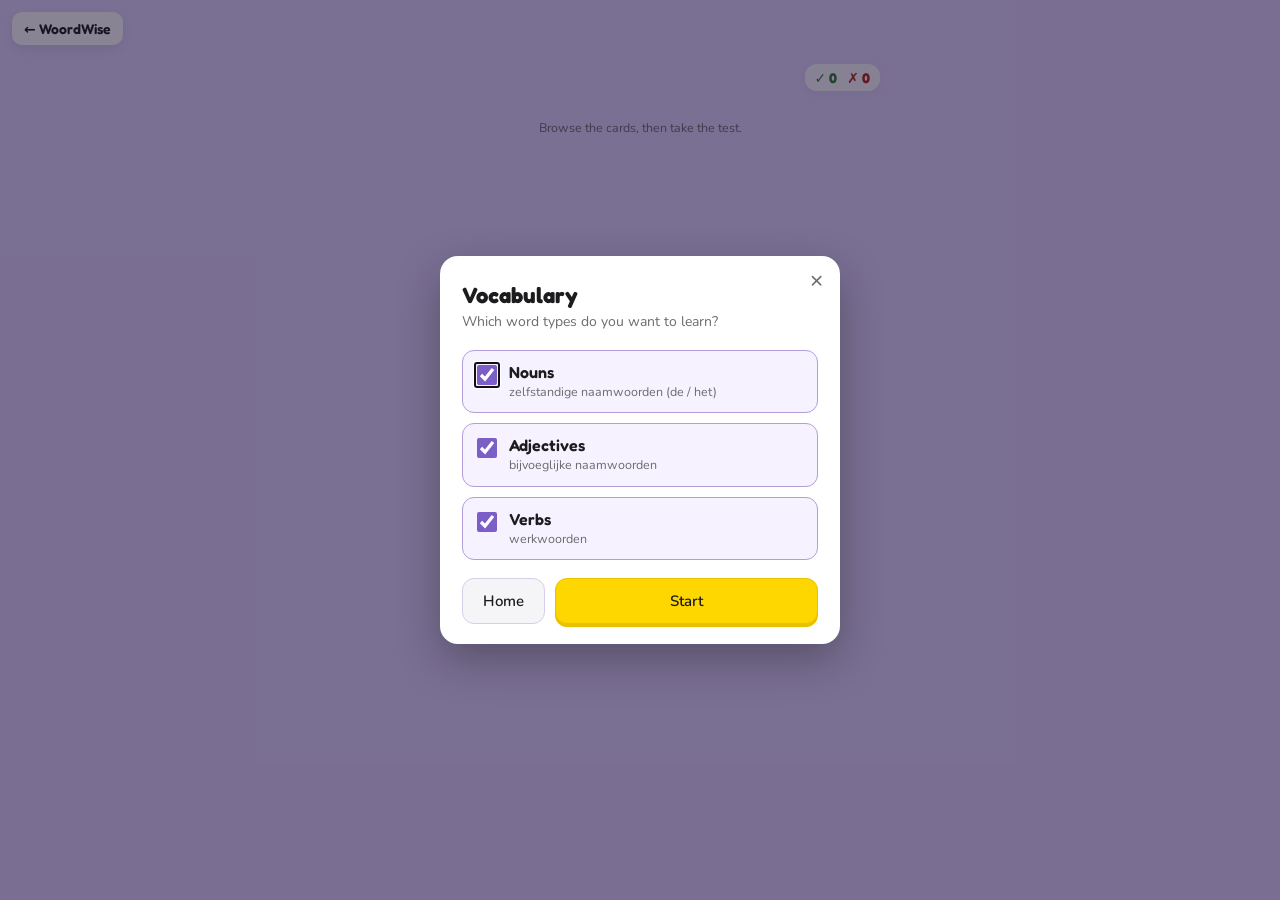
<file: vocabulary.html>
<!DOCTYPE html>
<html lang="en">

<head>
    <meta charset="UTF-8">
    <meta name="viewport"
        content="width=device-width, initial-scale=1.0, maximum-scale=1.0, user-scalable=no, viewport-fit=cover">
    <title>Vocabulary — WoordWise</title>
    <link rel="stylesheet" href="styles/base.css">
    <link rel="stylesheet" href="styles/warmup.css">
    <link rel="stylesheet" href="styles/vocabulary.css">
</head>

<body data-page="game" data-llm="off">

    <main class="vocabulary">
        <header class="vocab-head">
            <div class="vocab-progress" id="progress" aria-hidden="true"></div>
            <div class="vocab-chip" id="chip">
                <span class="vocab-chip-count" id="chip-count"></span>
                <span class="vocab-chip-ok">&#10003;&nbsp;<b id="score-ok">0</b></span>
                <span class="vocab-chip-bad">&#10007;&nbsp;<b id="score-bad">0</b></span>
            </div>
        </header>

        <section class="vocab-stage">

            <!-- Learning card -->
            <div class="vocab-card vocab-learn-card" id="learn-card" hidden>
                <div class="vocab-word-area">
                    <div class="vocab-word" id="learn-word"></div>
                    <div class="vocab-article" id="learn-article" hidden></div>
                    <div class="vocab-conj" id="learn-conj" hidden></div>
                    <div class="vocab-en" id="learn-en"></div>
                </div>
                <div class="vocab-usage" id="learn-usage" hidden>
                    <div class="vocab-usage-label">Usage</div>
                    <div class="vocab-usage-en" id="learn-usage-en"></div>
                    <div class="vocab-usage-nl" id="learn-usage-nl"></div>
                </div>
            </div>

            <!-- Test card -->
            <div class="vocab-card vocab-test-card" id="test-card" hidden>
                <div class="vocab-word-area">
                    <div class="vocab-test-prompt" id="test-prompt"></div>
                </div>
            </div>

            <!-- MCQ options (test phase) -->
            <div class="vocab-options" id="options" hidden></div>

            <!-- Learning nav -->
            <div class="vocab-nav" id="nav" hidden>
                <button type="button" class="vocab-btn vocab-prev" id="btn-prev" disabled>
                    <span aria-hidden="true">&larr;</span> Prev
                </button>
                <button type="button" class="vocab-btn vocab-next" id="btn-next">
                    Next <span aria-hidden="true">&rarr;</span>
                </button>
            </div>

            <!-- Loading -->
            <div class="vocab-loading" id="loading" hidden>
                <div class="vocab-loading-dots" aria-hidden="true">
                    <span></span><span></span><span></span>
                </div>
                <p class="vocab-loading-text">Loading words&hellip;</p>
            </div>

            <!-- Error -->
            <div class="vocab-error" id="error" hidden>
                <p class="vocab-error-msg" id="error-msg"></p>
                <div class="vocab-error-actions">
                    <button type="button" class="yellow-button" id="btn-retry">Retry</button>
                    <a class="btn" href="index.html">&larr; Home</a>
                </div>
            </div>

        </section>

        <p class="vocab-foot-hint" id="foot-hint">
            Browse the cards, then take the test.
        </p>
    </main>

    <section class="vocab-end" id="end-screen" hidden role="dialog" aria-modal="true" aria-labelledby="end-title">
        <div class="vocab-end-inner">
            <h2 id="end-title">Session complete</h2>
            <p class="vocab-end-score" id="end-score">0 / 10</p>
            <p class="vocab-end-breakdown" id="end-breakdown"></p>
            <p class="vocab-end-msg" id="end-msg"></p>
            <div class="vocab-end-actions">
                <button type="button" class="yellow-button" id="btn-again">Play again</button>
                <a class="btn" href="index.html">&larr; Home</a>
            </div>
        </div>
    </section>

    <script src="scripts/base.js"></script>
    <script src="scripts/feedback.js"></script>
    <script src="scripts/offline.js"></script>
    <script src="scripts/learnt.js"></script>
    <script src="scripts/warmup.js"></script>
    <script src="scripts/effects.js"></script>
    <script src="scripts/tts.js"></script>
    <script src="scripts/vocabulary.js"></script>
</body>

</html>
</file>
<file: styles/base.css>
/* WoordWise — base.css */

@import url('https://fonts.googleapis.com/css2?family=Fredoka:wght@400;500;600;700&family=Nunito:wght@400;600;700&display=swap');

/* ---------------- Viewport / zoom control ---------------- */

html {
    /* Prevent font scaling on device rotation (iOS landscape quirk). */
    -webkit-text-size-adjust: 100%;
    text-size-adjust: 100%;
    /* Block pinch-zoom on Android + modern iOS.
     * pan-x pan-y allows normal scrolling but disallows pinch. */
    touch-action: pan-x pan-y;
    /* Block the iOS long-press "select all / share" popup. */
    -webkit-touch-callout: none;
    /* Disable the double-tap-to-zoom delay on buttons. */
    -webkit-tap-highlight-color: transparent;
    /* Prevent overscroll bounce. Already declared later in this file, but
     * keeping it here makes the zoom-control block self-contained. */
    overscroll-behavior: none;
}

body {
    /* Inherit the touch behaviour from html. */
    touch-action: pan-x pan-y;
}

/* Interactive controls should not be zoomable via gestures either. */
button,
input,
textarea,
select,
a {
    touch-action: manipulation;
}

:root {
    --bg: #E1D4FF;
    --card: #ffffff;
    --accent: #FFD700;
    --accent-hover: #ffcc00;
    --accent-border: #e6c200;
    --text: #1c1c1e;
    --muted: #6b6b70;
    --border: #d6cee9;
    --shadow: 0 4px 14px rgba(0, 0, 0, 0.08);
    --green: #4CAF50;
    --red: #e05a5a;
    --radius: 12px;
    --font-head: 'Fredoka', system-ui, -apple-system, sans-serif;
    --font-body: 'Nunito', system-ui, -apple-system, sans-serif;
}

* {
    box-sizing: border-box;
}

body {
    font-family: var(--font-body);
    background-color: var(--bg);
    color: var(--text);
    margin: 0;
    padding: 64px 16px 32px;
    text-align: center;
    min-height: 100vh;
    overscroll-behavior: none;
}

h1,
h2,
h3 {
    font-family: var(--font-head);
    margin-top: 0;
}

.app-title {
    margin-bottom: 4px;
}

.tagline {
    color: var(--muted);
    font-size: 14px;
    margin-top: 0;
    margin-bottom: 20px;
}

.container {
    position: relative;
    margin: 0 auto;
    max-width: 480px;
    background-color: var(--card);
    padding: 24px;
    border-radius: var(--radius);
    box-shadow: var(--shadow);
}

button,
.btn {
    font-family: var(--font-body);
    font-size: 16px;
    font-weight: 600;
    padding: 10px 20px;
    margin: 6px 0;
    border: 1px solid var(--border);
    border-radius: 10px;
    cursor: pointer;
    background: #f5f5f7;
    color: var(--text);
    min-height: 44px;
    transition: transform 0.06s ease, background 0.15s ease, opacity 0.15s ease;
}

button:active {
    transform: translateY(1px);
}

button:disabled {
    opacity: 0.55;
    cursor: not-allowed;
}

.yellow-button {
    background-color: var(--accent);
    border-color: var(--accent-border);
}

.yellow-button:hover:not(:disabled) {
    background-color: var(--accent-hover);
}

.green-button {
    background-color: var(--green);
    color: #fff;
    border-color: #3d8b40;
}

.red-button {
    background-color: var(--red);
    color: #fff;
    border-color: #b04545;
}

.game-grid {
    display: grid;
    grid-template-columns: 1fr 1fr;
    gap: 12px;
    margin-top: 8px;
}

.game-tile {
    display: flex;
    flex-direction: column;
    align-items: center;
    justify-content: center;
    text-decoration: none;
    color: var(--text);
    background: var(--accent);
    border: 1px solid var(--accent-border);
    border-radius: 12px;
    padding: 18px 12px;
    min-height: 96px;
    font-family: var(--font-head);
    font-weight: 600;
    transition: transform 0.08s ease, background 0.15s ease;
}

.game-tile:hover {
    background: var(--accent-hover);
    transform: translateY(-1px);
}

.game-tile:active {
    transform: translateY(0);
}

.game-tile.is-soon {
    opacity: 0.7;
}

.game-tile-name {
    font-size: 18px;
}

.game-tile-sub {
    font-family: var(--font-body);
    font-weight: 400;
    font-size: 12px;
    color: #5c4a00;
    margin-top: 4px;
}

.ww-home-link {
    position: fixed;
    top: 12px;
    left: 12px;
    font-family: var(--font-head);
    font-weight: 600;
    text-decoration: none;
    color: var(--text);
    background: rgba(255, 255, 255, 0.95);
    padding: 8px 12px;
    border-radius: 10px;
    box-shadow: var(--shadow);
    font-size: 14px;
    z-index: 100;
}

.ww-llm-btn {
    position: fixed;
    top: 12px;
    right: 12px;
    display: inline-flex;
    align-items: center;
    gap: 6px;
    padding: 8px 12px;
    margin: 0;
    min-height: 40px;
    font-size: 14px;
    background: rgba(255, 255, 255, 0.95);
    box-shadow: var(--shadow);
    border-radius: 10px;
    z-index: 100;
}

.ww-llm-dot {
    display: inline-block;
    width: 8px;
    height: 8px;
    border-radius: 50%;
    background: #c4c4c8;
    transition: background 0.2s ease;
}

.ww-llm-btn.has-key .ww-llm-dot {
    background: var(--green);
}

.ww-modal-backdrop {
    position: fixed;
    inset: 0;
    background: rgba(20, 12, 40, 0.5);
    display: flex;
    align-items: center;
    justify-content: center;
    z-index: 1000;
    padding: 16px;
}

.ww-modal-backdrop[hidden] {
    display: none;
}

.ww-modal {
    position: relative;
    background: #fff;
    border-radius: var(--radius);
    padding: 24px 20px 20px;
    max-width: 420px;
    width: 100%;
    text-align: left;
    box-shadow: 0 12px 40px rgba(0, 0, 0, 0.25);
}

.ww-modal h2 {
    margin: 0 0 4px;
    font-size: 20px;
    text-align: left;
}

.ww-modal-sub {
    margin: 0 0 16px;
    font-size: 13px;
    color: var(--muted);
}

.ww-modal-sub code {
    background: #f2eefc;
    padding: 2px 6px;
    border-radius: 4px;
    font-size: 12px;
    font-family: ui-monospace, SFMono-Regular, Menlo, monospace;
}

.ww-modal label {
    display: block;
    font-size: 14px;
    font-weight: 600;
    margin-bottom: 6px;
}

.ww-input-row {
    display: flex;
    gap: 6px;
    align-items: stretch;
}

.ww-input-row input {
    flex: 1 1 auto;
    min-width: 0;
    padding: 10px 12px;
    border: 1px solid var(--border);
    border-radius: 8px;
    font-family: var(--font-body);
    font-size: 14px;
    background: #fafafc;
    color: var(--text);
}

.ww-input-row input:focus {
    outline: 2px solid #b39ddb;
    outline-offset: 1px;
}

.ww-toggle-vis {
    padding: 0 12px;
    min-height: 0;
    margin: 0;
    font-size: 16px;
    background: #f0f0f3;
}

.ww-modal-actions {
    display: flex;
    gap: 8px;
    margin-top: 14px;
    flex-wrap: wrap;
}

.ww-modal-actions button {
    flex: 1 1 auto;
    min-width: 96px;
    padding: 10px 12px;
    margin: 0;
    font-size: 14px;
}

.ww-btn-primary {
    background: var(--accent);
    border-color: var(--accent-border);
}

.ww-btn-secondary {
    background: #eee9fb;
    border-color: #d3c7f0;
}

.ww-btn-danger {
    background: #ffe3e3;
    border-color: #f3b9b9;
    color: #8a1f1f;
}

.ww-modal-status {
    margin: 12px 0 0;
    font-size: 13px;
    min-height: 18px;
    color: var(--muted);
}

.ww-modal-status.ok {
    color: #2e7d32;
}

.ww-modal-status.err {
    color: #b3261e;
}

.ww-modal-note {
    margin: 10px 0 0;
    font-size: 11.5px;
    line-height: 1.4;
    color: var(--muted);
}

.ww-modal-close {
    position: absolute;
    top: 8px;
    right: 8px;
    width: 32px;
    height: 32px;
    min-height: 0;
    padding: 0;
    margin: 0;
    border: 0;
    background: transparent;
    font-size: 22px;
    line-height: 1;
    color: var(--muted);
    border-radius: 8px;
    cursor: pointer;
}

.ww-modal-close:hover {
    background: #f2f2f5;
}

.hide {
    display: none !important;
}

#author {
    margin-top: 24px;
    font-size: 12.5px;
    color: var(--muted);
}

#author a {
    color: inherit;
}

.soon-box {
    margin-top: 20px;
    padding: 20px;
    background: #f7f4ff;
    border: 1px dashed var(--border);
    border-radius: var(--radius);
}

.soon-box p {
    margin: 0;
}

/* ---------------- Session-end particle canvas ---------------- */

.ww-fx-canvas {
    position: fixed;
    inset: 0;
    width: 100%;
    height: 100%;
    pointer-events: none;
    /* Above the end-screen backdrop (900) so confetti flies over the
     * score modal. Below the Gemini modal (1000). */
    z-index: 950;
}

/* ---------------- Multi-provider modal ---------------- */

.ww-provider-row {
    margin-bottom: 18px;
    padding-bottom: 14px;
    border-bottom: 1px solid #eee7f7;
}

.ww-provider-row:last-child {
    border-bottom: none;
    margin-bottom: 0;
}

.ww-provider-row>label {
    display: block;
    font-weight: 700;
    font-size: 14px;
    margin-bottom: 6px;
    color: var(--text);
}

.ww-provider-actions {
    display: flex;
    gap: 8px;
    margin-top: 8px;
}

.ww-provider-actions button {
    flex: 1 1 auto;
    padding: 6px 10px;
    font-size: 12.5px;
    min-height: 34px;
    margin: 0;
}

.ww-provider-status {
    margin: 6px 0 0;
    font-size: 12px;
    min-height: 16px;
}

.ww-provider-status.ok {
    color: #2e7d32;
}

.ww-provider-status.err {
    color: #b3261e;
}

/* Green dot on the AI button when at least one key is saved */
.ww-llm-btn.has-key .ww-llm-dot {
    background: #4CAF50;
}

/* ---------------- Cache fallback badge ---------------- */

.ww-cache-badge {
    align-self: center;
    flex: 0 0 auto;
    font-family: var(--font-body);
    font-size: 10.5px;
    font-weight: 700;
    letter-spacing: 0.5px;
    padding: 4px 10px;
    background: #fff4e0;
    color: #8a5800;
    border: 1px solid #f0d59a;
    border-radius: 6px;
    text-transform: uppercase;
    pointer-events: none;
    margin: 0;
}

#author .ww-version {
    margin-top: 4px;
    font-family: ui-monospace, SFMono-Regular, Menlo, monospace;
    font-size: 10.5px;
    letter-spacing: 0.3px;
    color: rgba(28, 28, 30, 0.4);
    pointer-events: none;
    user-select: none;
    -webkit-user-select: none;
}

/* ---------------- Manual-dismiss block ---------------- */

.ww-next-block {
    position: absolute;
    left: 12px;
    right: 12px;
    bottom: 12px;
    display: flex;
    flex-direction: column;
    gap: 6px;
    z-index: 10;
    pointer-events: none;
    /* let card taps pass through the empty gaps */
}

.ww-next-hint {
    text-align: center;
    font-family: var(--font-body);
    font-size: 11.5px;
    color: var(--muted);
    letter-spacing: 0.2px;
    user-select: none;
    -webkit-user-select: none;
    pointer-events: none;
    animation: ww-next-pulse 2s ease-in-out infinite;
}

@keyframes ww-next-pulse {

    0%,
    100% {
        opacity: 0.55;
    }

    50% {
        opacity: 1;
    }
}

.ww-next-btn {
    display: block;
    width: 100%;
    padding: 13px 16px;
    min-height: 48px;
    border-radius: 12px;
    border: 2px solid var(--accent-border);
    background: var(--accent);
    color: var(--text);
    font-family: var(--font-head);
    font-weight: 600;
    font-size: 17px;
    letter-spacing: 0.4px;
    cursor: pointer;
    transition: transform 0.08s ease, box-shadow 0.15s ease;
    box-shadow: 0 3px 0 var(--accent-border);
    touch-action: manipulation;
    pointer-events: auto;
    margin: 0;
}

.ww-next-btn:hover {
    background: var(--accent-hover);
}

.ww-next-btn:active {
    transform: translateY(2px);
    box-shadow: 0 1px 0 var(--accent-border);
}

.ww-next-btn:focus-visible {
    outline: 3px solid #7c5ec7;
    outline-offset: 2px;
}

@media (prefers-reduced-motion: reduce) {
    .ww-next-hint {
        animation: none;
        opacity: 0.7;
    }

    .ww-next-btn {
        transition: none;
        box-shadow: none;
    }

    .ww-next-btn:active {
        transform: none;
    }
}

/* ---------------- Text-to-speech speaker button ---------------- */

.ww-tts-btn {
    display: inline-flex;
    align-items: center;
    justify-content: center;
    flex: 0 0 auto;
    width: 32px;
    height: 32px;
    padding: 0;
    margin: 0;
    min-height: 0;
    border: 0;
    background: transparent;
    color: #7c5ec7;
    border-radius: 50%;
    cursor: pointer;
    vertical-align: middle;
    transition: background 0.15s ease, transform 0.08s ease, color 0.15s ease;
    -webkit-tap-highlight-color: transparent;
    touch-action: manipulation;
}

.ww-tts-btn:hover {
    background: #f2eefc;
}

.ww-tts-btn:active {
    transform: scale(0.92);
}

.ww-tts-btn.is-speaking {
    color: #4CAF50;
    animation: ww-tts-pulse 0.7s ease-out;
}

.ww-tts-btn[disabled] {
    opacity: 0.35;
    cursor: not-allowed;
}

@keyframes ww-tts-pulse {
    0% {
        transform: scale(1);
        background: transparent;
    }

    40% {
        transform: scale(1.15);
        background: #eaf7ec;
    }

    100% {
        transform: scale(1);
        background: transparent;
    }
}

@media (prefers-reduced-motion: reduce) {

    .ww-tts-btn,
    .ww-tts-btn.is-speaking {
        animation: none !important;
        transition: none !important;
    }
}
</file>
<file: styles/stats.css>
/* WoordWise — stats.css
 * Styles for the hidden maintenance modal, opened by long-pressing the
 * version number on the home page.
 */

/* ---------------- Version element press state ---------------- */

/* Override the pointer-events: none set on #author .ww-version in base.css.
 * That rule exists so the version text doesn't interfere with clicks on
 * pages where it's just decorative — but the home page needs it live so
 * the long-press handler can receive events.
 * The #author-scoped selectors below also win the specificity battle
 * against base.css, so `.is-pressing` visuals actually apply. */
#author .ww-version {
    pointer-events: auto;
    cursor: default;
    transition: transform 0.15s ease, color 0.15s ease;
    user-select: none;
    -webkit-user-select: none;
    -webkit-tap-highlight-color: transparent;
    -webkit-touch-callout: none;
    touch-action: manipulation;
}

#author .ww-version.is-pressing {
    transform: scale(1.4);
    color: #5b4a8a !important;
}

/* ---------------- Stats modal ---------------- */

.ww-stats-modal {
    max-height: 82vh;
    display: flex;
    flex-direction: column;
    padding-bottom: 16px;
}

.ww-stats-body {
    overflow-y: auto;
    flex: 1 1 auto;
    min-height: 0;
    margin: 0 -4px;
    padding: 0 4px;
    -webkit-overflow-scrolling: touch;
}

/* ---------------- Sections ---------------- */

.ww-stats-section {
    margin-bottom: 14px;
    padding: 14px 14px 12px;
    background: #fafafc;
    border: 1px solid var(--border);
    border-radius: 12px;
}

.ww-stats-section:last-child {
    margin-bottom: 0;
}

.ww-stats-section-title {
    margin: 0 0 4px;
    font-family: var(--font-head);
    font-size: 13px;
    font-weight: 700;
    letter-spacing: 0.6px;
    text-transform: uppercase;
    color: var(--text);
}

.ww-stats-section-hint {
    margin: 0 0 10px;
    font-size: 11.5px;
    line-height: 1.4;
    color: var(--muted);
}

/* ---------------- Rows ---------------- */

.ww-stats-list {
    display: flex;
    flex-direction: column;
    gap: 4px;
    margin-bottom: 10px;
}

.ww-stats-row {
    display: flex;
    justify-content: space-between;
    align-items: baseline;
    gap: 12px;
    font-size: 13.5px;
    line-height: 1.35;
}

.ww-stats-row-label {
    color: var(--text);
    min-width: 0;
    overflow: hidden;
    text-overflow: ellipsis;
    white-space: nowrap;
}

.ww-stats-row-value {
    color: var(--muted);
    font-family: ui-monospace, SFMono-Regular, Menlo, monospace;
    font-size: 12px;
    white-space: nowrap;
    flex: 0 0 auto;
}

.ww-stats-row-value.is-warn {
    color: #b45309;
}

.ww-stats-row-value.is-ok {
    color: #2e7d32;
}

/* ---------------- Clear buttons ---------------- */

.ww-stats-clear {
    display: block;
    width: 100%;
    padding: 8px 12px;
    margin: 0;
    min-height: 36px;
    border: 1px solid var(--border);
    border-radius: 8px;
    background: #fff;
    color: #8a1f1f;
    font-family: var(--font-body);
    font-size: 13px;
    font-weight: 600;
    cursor: pointer;
    transition: background 0.15s ease;
}

.ww-stats-clear:hover {
    background: #fff4f4;
}

/* ---------------- Danger zone ---------------- */

.ww-stats-danger {
    background: #fff6f6;
    border-color: #f3c7c7;
}

.ww-stats-danger .ww-stats-section-title {
    color: #8a1f1f;
}

.ww-stats-clear-all {
    background: #ffe3e3;
    border-color: #f3b9b9;
    color: #7a1a1a;
}

.ww-stats-clear-all:hover {
    background: #ffd6d6;
}
</file>
<file: styles/warmup.css>
/* WoordWise — warmup.css
 * Styles for the reusable pre-game modal host.
 */

.ww-warmup-backdrop {
    position: fixed;
    inset: 0;
    background: rgba(20, 12, 40, 0.5);
    display: flex;
    align-items: center;
    justify-content: center;
    padding: 16px;
    z-index: 950;
    /* above effects (850) and end-screen (900), below Gemini modal (1000) */
    animation: ww-warmup-fade 0.15s ease-out;
}

.ww-warmup-modal {
    position: relative;
    background: #fff;
    border-radius: 18px;
    padding: 26px 22px 20px;
    max-width: 400px;
    width: 100%;
    text-align: left;
    box-shadow: 0 16px 44px rgba(0, 0, 0, 0.28);
    animation: ww-warmup-pop 0.2s cubic-bezier(.2, .9, .3, 1.15);
}

.ww-warmup-title {
    margin: 0 0 4px;
    font-family: var(--font-head);
    font-size: 22px;
    font-weight: 700;
    text-align: left;
}

.ww-warmup-sub {
    margin: 0 0 18px;
    font-size: 14px;
    color: var(--muted);
    line-height: 1.4;
}

.ww-warmup-body {
    margin-bottom: 18px;
}

.ww-warmup-footer {
    display: flex;
    gap: 10px;
    justify-content: flex-end;
}

.ww-warmup-cancel,
.ww-warmup-start {
    font-family: var(--font-body);
    font-size: 15px;
    font-weight: 600;
    padding: 12px 20px;
    min-height: 46px;
    margin: 0;
    border-radius: 12px;
    border: 1px solid var(--border);
    cursor: pointer;
    transition: transform 0.08s ease, box-shadow 0.15s ease,
        opacity 0.15s ease, background 0.15s ease;
}

.ww-warmup-cancel {
    background: #f5f5f7;
    color: var(--text);
}

.ww-warmup-start {
    background: var(--accent);
    border-color: var(--accent-border);
    color: var(--text);
    flex: 1 1 auto;
    box-shadow: 0 3px 0 var(--accent-border);
}

.ww-warmup-start:not(:disabled):active {
    transform: translateY(2px);
    box-shadow: 0 1px 0 var(--accent-border);
}

.ww-warmup-start:disabled {
    opacity: 0.45;
    cursor: not-allowed;
    box-shadow: none;
}

.ww-warmup-close {
    position: absolute;
    top: 8px;
    right: 8px;
    width: 32px;
    height: 32px;
    min-height: 0;
    padding: 0;
    margin: 0;
    border: 0;
    background: transparent;
    font-size: 22px;
    line-height: 1;
    color: var(--muted);
    border-radius: 8px;
    cursor: pointer;
}

.ww-warmup-close:hover {
    background: #f2f2f5;
}

/* ---------------- Category list ---------------- */

.ww-warmup-list {
    display: flex;
    flex-direction: column;
    gap: 10px;
}

.ww-warmup-item {
    display: flex;
    align-items: flex-start;
    gap: 12px;
    padding: 12px 14px;
    border: 1.5px solid var(--border);
    border-radius: 12px;
    background: #fafafc;
    cursor: pointer;
    transition: border-color 0.15s ease, background 0.15s ease;
    user-select: none;
    -webkit-user-select: none;
    -webkit-tap-highlight-color: transparent;
}

.ww-warmup-item:hover {
    border-color: #b39ddb;
}

.ww-warmup-item:has(.ww-warmup-check:checked) {
    background: #f6f2ff;
    border-color: #b39ddb;
}

.ww-warmup-check {
    width: 20px;
    height: 20px;
    margin: 2px 0 0 0;
    flex: 0 0 auto;
    accent-color: #7c5ec7;
    cursor: pointer;
}

.ww-warmup-item-text {
    display: flex;
    flex-direction: column;
    gap: 2px;
    min-width: 0;
}

.ww-warmup-item-label {
    font-family: var(--font-head);
    font-weight: 600;
    font-size: 16px;
    color: var(--text);
    line-height: 1.2;
}

.ww-warmup-item-hint {
    font-size: 12.5px;
    color: var(--muted);
    line-height: 1.3;
}

@keyframes ww-warmup-fade {
    from {
        opacity: 0;
    }

    to {
        opacity: 1;
    }
}

@keyframes ww-warmup-pop {
    from {
        transform: scale(0.94);
        opacity: 0;
    }

    to {
        transform: scale(1);
        opacity: 1;
    }
}

@media (prefers-reduced-motion: reduce) {

    .ww-warmup-backdrop,
    .ww-warmup-modal {
        animation: none !important;
    }
}

/* ---------------- Shared warmup body: checklist + segmented control ---------------- */
/* Games' warmup bodies use these. Loaded by every page that includes warmup.css. */

.ww-warmup-rules {
    display: flex;
    flex-direction: column;
    gap: 8px;
    max-height: 42vh;
    overflow-y: auto;
    padding-right: 4px;
    margin-bottom: 14px;
}

.ww-warmup-rule {
    display: flex;
    align-items: center;
    gap: 12px;
    padding: 10px 12px;
    border: 1.5px solid var(--border);
    border-radius: 10px;
    background: #fafafc;
    cursor: pointer;
    transition: border-color 0.15s ease, background 0.15s ease;
    user-select: none;
    -webkit-user-select: none;
    -webkit-tap-highlight-color: transparent;
    font-size: 14.5px;
    line-height: 1.25;
}

.ww-warmup-rule:hover {
    border-color: #b39ddb;
}

.ww-warmup-rule:has(input:checked) {
    background: #f6f2ff;
    border-color: #b39ddb;
}

.ww-warmup-rule input {
    width: 18px;
    height: 18px;
    margin: 0;
    flex: 0 0 auto;
    accent-color: #7c5ec7;
    cursor: pointer;
}

.ww-warmup-rule span {
    font-weight: 500;
    color: var(--text);
}

.ww-warmup-section {
    margin-top: 6px;
    margin-bottom: 18px;
}

.ww-warmup-label {
    display: block;
    font-family: var(--font-head);
    font-weight: 600;
    font-size: 13px;
    color: var(--muted);
    margin-bottom: 6px;
    letter-spacing: 0.4px;
    text-transform: uppercase;
}

.ww-warmup-seg {
    display: flex;
    background: #f0edf7;
    border-radius: 10px;
    padding: 3px;
    gap: 3px;
}

.ww-warmup-seg button {
    flex: 1 1 0;
    padding: 10px 8px;
    margin: 0;
    min-height: 0;
    font-family: var(--font-body);
    font-weight: 600;
    font-size: 13.5px;
    background: transparent;
    border: 0;
    border-radius: 8px;
    color: #5b4a8a;
    cursor: pointer;
    transition: background 0.15s ease, color 0.15s ease;
}

.ww-warmup-seg button.is-active {
    background: #fff;
    color: #3d2d63;
    box-shadow: 0 1px 3px rgba(60, 30, 100, 0.12);
}

.ww-warmup-hint {
    margin: 6px 0 0;
    font-size: 12px;
    color: var(--muted);
    line-height: 1.4;
}

.ww-warmup-hint.err {
    color: #b3261e;
}

.ww-warmup-helper {
    margin: 8px 2px 0;
    font-size: 12px;
    line-height: 1.4;
    color: var(--muted);
    min-height: 1.4em;
    /* prevents layout jump when text changes */
}
</file>
<file: styles/conjugate.css>
/* WoordWise — conjugate.css
 * Loaded AFTER base.css. Mirrors spellit.css patterns.
 */

.conjugate {
    max-width: 480px;
    margin: 0 auto;
    text-align: left;
    display: flex;
    flex-direction: column;
    gap: 14px;
}

/* ---------------- Progress + score (same look as other games) ---------------- */

.conjugate-head {
    display: flex;
    align-items: center;
    gap: 12px;
    flex: 0 0 auto;
}

.conjugate-progress {
    display: flex;
    gap: 3px;
    flex: 1 1 auto;
}

.conjugate-seg {
    flex: 1 1 0;
    height: 6px;
    background: #e6e1f0;
    border-radius: 3px;
    transition: background 0.2s ease;
}

.conjugate-seg.is-active {
    background: #b39ddb;
}

.conjugate-seg.is-ok {
    background: #4CAF50;
}

.conjugate-seg.is-almost {
    background: #f59e0b;
}

.conjugate-seg.is-bad {
    background: #e05a5a;
}

.conjugate-score {
    display: flex;
    gap: 10px;
    font-family: var(--font-head);
    font-weight: 700;
    font-size: 14px;
    padding: 5px 10px;
    border-radius: 12px;
    background: rgba(255, 255, 255, 0.85);
    box-shadow: 0 2px 8px rgba(0, 0, 0, 0.05);
    white-space: nowrap;
}

.conjugate-score-ok {
    color: #2e7d32;
}

.conjugate-score-bad {
    color: #b3261e;
}

/* ---------------- Stage ---------------- */

.conjugate-stage {
    display: flex;
    flex-direction: column;
    gap: 12px;
}

/* ---------------- Card ---------------- */

.conjugate-card {
    position: relative;
    height: clamp(180px, 30vh, 240px);
    background: #fff;
    border-radius: 18px;
    box-shadow: 0 8px 24px rgba(60, 30, 100, 0.14);
    overflow: hidden;
    transition: background 0.18s ease;
}

.conjugate-card-word-area {
    position: absolute;
    inset: 0;
    display: flex;
    flex-direction: column;
    align-items: center;
    justify-content: center;
    gap: 6px;
    padding: 22px;
    text-align: center;
}

.conjugate-card-en {
    font-family: var(--font-head);
    font-weight: 600;
    font-size: 44px;
    line-height: 1.05;
    color: var(--text);
    word-break: break-word;
    overflow-wrap: anywhere;
}

.conjugate-card-hint {
    font-family: var(--font-head);
    font-weight: 500;
    font-size: 16px;
    color: var(--muted);
    letter-spacing: 0.3px;
}

.conjugate-card-hint[hidden] {
    display: none;
}

/* ---------------- Feedback overlay ---------------- */

.conjugate-card-feedback {
    position: absolute;
    inset: 0;
    display: flex;
    flex-direction: column;
    align-items: center;
    justify-content: center;
    gap: 8px;
    padding: 22px;
    border-radius: inherit;
    opacity: 0;
    pointer-events: none;
    transition: opacity 0.14s ease-out;
}

.conjugate-card.is-ok .conjugate-card-feedback {
    opacity: 1;
    background: #eaf7ec;
}

.conjugate-card.is-almost .conjugate-card-feedback {
    opacity: 1;
    background: #fff4e0;
}

.conjugate-card.is-bad .conjugate-card-feedback {
    opacity: 1;
    background: #fdecec;
}

.conjugate-fb-icon {
    font-family: var(--font-head);
    font-weight: 700;
    font-size: 38px;
    line-height: 1;
}

.conjugate-fb-msg {
    font-family: var(--font-head);
    font-weight: 600;
    font-size: 15px;
    letter-spacing: 0.5px;
    text-transform: uppercase;
    opacity: 0.85;
}

.conjugate-fb-answer-wrap {
    max-width: 100%;
    display: flex;
    justify-content: center;
    flex-wrap: wrap;
}

.conjugate-fb-answer {
    font-family: var(--font-head);
    font-weight: 700;
    font-size: clamp(16px, 5vw, 24px);
    line-height: 1.25;
    text-align: center;
    word-break: break-word;
    overflow-wrap: anywhere;
    padding: 4px 6px;
}

.conjugate-card.is-ok .conjugate-fb-icon,
.conjugate-card.is-ok .conjugate-fb-msg,
.conjugate-card.is-ok .conjugate-fb-answer {
    color: #2e7d32;
}

.conjugate-card.is-almost .conjugate-fb-icon,
.conjugate-card.is-almost .conjugate-fb-msg,
.conjugate-card.is-almost .conjugate-fb-answer {
    color: #b45309;
}

.conjugate-card.is-bad .conjugate-fb-icon,
.conjugate-card.is-bad .conjugate-fb-msg,
.conjugate-card.is-bad .conjugate-fb-answer {
    color: #b3261e;
}

/* ---------------- Inputs ---------------- */

.conjugate-inputs {
    display: flex;
    flex-direction: column;
    gap: 10px;
    margin: 0;
}

.conjugate-inputs-list {
    display: flex;
    flex-direction: column;
    gap: 8px;
}

.conjugate-inputs-list input {
    width: 100%;
    padding: 12px 16px;
    border: 2px solid var(--border);
    border-radius: 12px;
    background: #fafafc;
    color: var(--text);
    font-family: var(--font-head);
    font-size: 20px;
    /* >= 16px avoids iOS zoom-on-focus */
    font-weight: 500;
    text-align: center;
    outline: none;
    transition: border-color 0.15s ease, box-shadow 0.15s ease, opacity 0.15s ease;
}

.conjugate-inputs-list input:focus {
    border-color: #b39ddb;
    box-shadow: 0 0 0 3px rgba(179, 157, 219, 0.35);
    background: #fff;
}

.conjugate-inputs-list input:disabled {
    opacity: 0.65;
}

.conjugate-inputs-list input[hidden] {
    display: none;
}

.conjugate-check {
    width: 100%;
    padding: 14px 16px;
    margin: 0;
    min-height: 52px;
    border-radius: 12px;
    border: 2px solid var(--accent-border);
    background: var(--accent);
    color: var(--text);
    font-family: var(--font-head);
    font-weight: 600;
    font-size: 18px;
    letter-spacing: 0.5px;
    cursor: pointer;
    transition: transform 0.08s ease, box-shadow 0.15s ease, opacity 0.15s ease;
}

.conjugate-check:disabled {
    opacity: 0.5;
    cursor: not-allowed;
}

.conjugate-check:not(:disabled):active {
    transform: translateY(1px);
}

/* ---------------- Hint ---------------- */

.conjugate-hint {
    margin: 0;
    font-size: 12.5px;
    color: var(--muted);
    text-align: center;
    line-height: 1.5;
}

/* ---------------- End screen ---------------- */

.conjugate-end {
    position: fixed;
    inset: 0;
    background: rgba(20, 12, 40, 0.55);
    display: flex;
    align-items: center;
    justify-content: center;
    padding: 16px;
    z-index: 900;
    animation: conjugate-fade 0.2s ease-out;
}

.conjugate-end[hidden] {
    display: none;
}

.conjugate-end-inner {
    background: #fff;
    border-radius: 18px;
    padding: 28px 24px 22px;
    max-width: 360px;
    width: 100%;
    text-align: center;
    box-shadow: 0 20px 50px rgba(0, 0, 0, 0.28);
    animation: conjugate-pop 0.25s cubic-bezier(.2, .9, .3, 1.2);
}

.conjugate-end-inner h2 {
    font-size: 22px;
    margin: 0 0 6px;
}

.conjugate-end-score {
    font-family: var(--font-head);
    font-size: 46px;
    font-weight: 700;
    margin: 6px 0 4px;
    color: var(--text);
}

.conjugate-end-breakdown {
    margin: 0 0 6px;
    font-size: 13px;
    color: var(--muted);
}

.conjugate-end-msg {
    margin: 0 0 20px;
    color: var(--muted);
    font-size: 14px;
}

.conjugate-end-actions {
    display: flex;
    gap: 10px;
    justify-content: center;
    flex-wrap: wrap;
}

.conjugate-end-actions .btn {
    text-decoration: none;
    display: inline-flex;
    align-items: center;
    padding: 10px 18px;
    margin: 0;
    border-radius: 10px;
    background: #f0f0f3;
    border: 1px solid var(--border);
    color: var(--text);
    font-weight: 600;
    font-size: 16px;
}

@keyframes conjugate-fade {
    from {
        opacity: 0;
    }

    to {
        opacity: 1;
    }
}

@keyframes conjugate-pop {
    from {
        transform: scale(0.9);
        opacity: 0;
    }

    to {
        transform: scale(1);
        opacity: 1;
    }
}

@media (prefers-reduced-motion: reduce) {

    .conjugate-end,
    .conjugate-end-inner,
    .conjugate-card,
    .conjugate-card-feedback,
    .conjugate-seg {
        transition: none !important;
        animation: none !important;
    }
}

.conjugate-card.has-next-block .conjugate-card-word-area,
.conjugate-card.has-next-block .conjugate-card-feedback {
    bottom: 100px;
}
</file>
<file: styles/dehet.css>
/* WoordWise — dehet.css
 * Game-specific styles for the De / Het swipe game.
 * Loaded AFTER base.css; only overrides / adds what base doesn't have.
 */

/* ---------------- Layout ---------------- */

.dehet {
    max-width: 480px;
    margin: 0 auto;
    text-align: left;
}

.dehet-head {
    display: flex;
    align-items: center;
    gap: 12px;
}

/* ---------------- Progress bar ---------------- */

.dehet-progress {
    display: flex;
    gap: 3px;
    flex: 1 1 auto;
}

.dehet-seg {
    flex: 1 1 0;
    height: 6px;
    background: #e6e1f0;
    border-radius: 3px;
    transition: background 0.2s ease;
}

.dehet-seg.is-active {
    background: #b39ddb;
}

.dehet-seg.is-ok {
    background: #4CAF50;
}

.dehet-seg.is-bad {
    background: #e05a5a;
}

.dehet-score {
    display: flex;
    gap: 10px;
    font-family: var(--font-head);
    font-weight: 700;
    font-size: 14px;
    padding: 5px 10px;
    border-radius: 12px;
    background: rgba(255, 255, 255, 0.85);
    box-shadow: 0 2px 8px rgba(0, 0, 0, 0.05);
    white-space: nowrap;
}

.dehet-score-ok {
    color: #2e7d32;
}

.dehet-score-bad {
    color: #b3261e;
}

/* ---------------- Stage / card stack ---------------- */

.dehet-stage {
    position: relative;
    margin-top: 16px;
    height: min(58vh, 420px);
    min-height: 300px;
}

.dehet-card {
    position: absolute;
    inset: 0;
    background: #fff;
    border-radius: 18px;
    box-shadow: 0 8px 24px rgba(60, 30, 100, 0.14);
    display: flex;
    flex-direction: column;
    align-items: stretch;
    padding: 22px;
    overflow: hidden;
    user-select: none;
    -webkit-user-select: none;
    -webkit-tap-highlight-color: transparent;
    transition: transform 0.32s cubic-bezier(.2, .7, .3, 1),
        opacity 0.32s ease-out,
        filter 0.32s ease-out;
    will-change: transform, opacity;
}

.dehet-card.is-top {
    z-index: 2;
    cursor: grab;
    touch-action: none;
}

.dehet-card.is-top.is-dragging {
    cursor: grabbing;
    transition: none;
}

.dehet-card.is-under {
    z-index: 1;
    transform: scale(0.94) translateY(6px);
    filter: blur(6px);
    opacity: 0.5;
    pointer-events: none;
}

.dehet-card.is-empty {
    opacity: 0;
}

.dehet-card-word-area {
    flex: 1 1 auto;
    min-height: 0;
    width: 100%;
    display: flex;
    align-items: center;
    justify-content: center;
    gap: 8px;
    overflow: hidden;
    padding: 4px;
}

.dehet-card-word {
    font-family: var(--font-head);
    font-weight: 600;
    font-size: 56px;
    /* JS will shrink to fit long words */
    line-height: 1.05;
    color: var(--text);
    text-align: center;
    word-break: break-word;
    overflow-wrap: anywhere;
    hyphens: auto;
}

.dehet-card-en {
    margin-top: 10px;
    font-size: 15px;
    color: var(--muted);
    text-align: center;
    flex: 0 0 auto;
}

/* ---------------- Swipe hint overlays ---------------- */

.dehet-card-overlay {
    position: absolute;
    top: 22px;
    padding: 4px 12px;
    font-family: var(--font-head);
    font-weight: 700;
    font-size: 26px;
    letter-spacing: 2px;
    border: 3px solid currentColor;
    border-radius: 10px;
    opacity: 0;
    pointer-events: none;
    transition: opacity 0.08s linear;
}

.dehet-card-overlay-de {
    left: 18px;
    color: #d38b00;
    transform: rotate(-12deg);
}

.dehet-card-overlay-het {
    right: 18px;
    color: #1561c5;
    transform: rotate(12deg);
}

/* ---------------- Error ---------------- */

.dehet-error {
    padding: 20px;
    text-align: center;
    color: #b3261e;
    font-size: 14px;
    line-height: 1.5;
    align-self: center;
    margin: auto;
}

/* ---------------- Correct / wrong flash ---------------- */

.dehet-flash {
    position: absolute;
    inset: -18px;
    border-radius: 28px;
    pointer-events: none;
    opacity: 0;
    transition: opacity 0.22s ease-out;
    z-index: 3;
}

.dehet-flash.is-ok {
    background: radial-gradient(circle at center,
            rgba(76, 175, 80, 0) 40%,
            rgba(76, 175, 80, 0.32) 100%);
}

.dehet-flash.is-bad {
    background: radial-gradient(circle at center,
            rgba(224, 90, 90, 0) 40%,
            rgba(224, 90, 90, 0.32) 100%);
}

.dehet-flash.is-active {
    opacity: 1;
    transition-duration: 0.06s;
}

/* ---------------- Action buttons ---------------- */

.dehet-actions {
    display: flex;
    gap: 12px;
    margin-top: 18px;
}

.dehet-btn {
    flex: 1 1 0;
    display: inline-flex;
    align-items: center;
    justify-content: center;
    gap: 8px;
    padding: 14px 12px;
    border-radius: 14px;
    border: 2px solid;
    font-family: var(--font-head);
    font-weight: 600;
    font-size: 20px;
    letter-spacing: 1px;
    cursor: pointer;
    min-height: 56px;
    margin: 0;
    transition: transform 0.08s ease, box-shadow 0.15s ease, opacity 0.15s ease;
}

.dehet-btn:disabled {
    opacity: 0.5;
    cursor: not-allowed;
}

.dehet-btn-arrow {
    font-size: 20px;
    opacity: 0.7;
}

.dehet-btn-de {
    background: #ffedbe;
    border-color: #e0a300;
    color: #7a4d00;
    box-shadow: 0 4px 0 #e0a300;
}

.dehet-btn-de:active {
    box-shadow: 0 2px 0 #e0a300;
    transform: translateY(2px) scale(0.99);
}

.dehet-btn-het {
    background: #d6e6fb;
    border-color: #2f6fd0;
    color: #103f7d;
    box-shadow: 0 4px 0 #2f6fd0;
}

.dehet-btn-het:active {
    box-shadow: 0 2px 0 #2f6fd0;
    transform: translateY(2px) scale(0.99);
}

.dehet-hint {
    margin: 14px 0 0;
    font-size: 12.5px;
    color: var(--muted);
    text-align: center;
    line-height: 1.5;
}

.dehet-hint b {
    color: var(--text);
}

/* ---------------- End screen ---------------- */

.dehet-end {
    position: fixed;
    inset: 0;
    background: rgba(20, 12, 40, 0.55);
    display: flex;
    align-items: center;
    justify-content: center;
    padding: 16px;
    z-index: 900;
    animation: dehet-fade 0.2s ease-out;
}

.dehet-end[hidden] {
    display: none;
}

.dehet-end-inner {
    background: #fff;
    border-radius: 18px;
    padding: 28px 24px 22px;
    max-width: 340px;
    width: 100%;
    text-align: center;
    box-shadow: 0 20px 50px rgba(0, 0, 0, 0.28);
    animation: dehet-pop 0.25s cubic-bezier(.2, .9, .3, 1.2);
}

.dehet-end-inner h2 {
    font-size: 22px;
    margin: 0 0 6px;
}

.dehet-end-score {
    font-family: var(--font-head);
    font-size: 46px;
    font-weight: 700;
    margin: 6px 0 4px;
    color: var(--text);
}

.dehet-end-msg {
    margin: 0 0 20px;
    color: var(--muted);
    font-size: 14px;
}

.dehet-end-actions {
    display: flex;
    gap: 10px;
    justify-content: center;
    flex-wrap: wrap;
}

.dehet-end-actions .btn {
    text-decoration: none;
    display: inline-flex;
    align-items: center;
    padding: 10px 18px;
    margin: 0;
    border-radius: 10px;
    background: #f0f0f3;
    border: 1px solid var(--border);
    color: var(--text);
    font-weight: 600;
    font-size: 16px;
}

@keyframes dehet-fade {
    from {
        opacity: 0;
    }

    to {
        opacity: 1;
    }
}

@keyframes dehet-pop {
    from {
        transform: scale(0.9);
        opacity: 0;
    }

    to {
        transform: scale(1);
        opacity: 1;
    }
}

/* ---------------- Wide screens ---------------- */

@media (min-width: 760px) {
    .dehet-stage {
        height: 460px;
    }
}

/* ---------------- Reduced motion ---------------- */

@media (prefers-reduced-motion: reduce) {

    .dehet-card,
    .dehet-flash,
    .dehet-seg,
    .dehet-end,
    .dehet-end-inner {
        transition: none !important;
        animation: none !important;
    }
}
</file>
<file: styles/match.css>
/* WoordWise — match.css
 * Loaded AFTER base.css.
 *
 * Two tinted panels side by side: cool for English, warm for Nederlands.
 * Cards are white so they pop against the tinted panels.
 */

.match {
    max-width: 620px;
    margin: 0 auto;
    text-align: left;
    display: flex;
    flex-direction: column;
    gap: 18px;
    padding-top: 12px;
    /* extra breathing room below the fixed chrome */
}

/* ---------------- Progress + score ---------------- */

.match-head {
    display: flex;
    align-items: center;
    gap: 12px;
}

.match-progress {
    display: flex;
    gap: 3px;
    flex: 1 1 auto;
}

.match-seg {
    flex: 1 1 0;
    height: 6px;
    background: #e6e1f0;
    border-radius: 3px;
    transition: background 0.2s ease;
}

.match-seg.is-active {
    background: #b39ddb;
}

.match-seg.is-ok {
    background: #4CAF50;
}

.match-seg.is-bad {
    background: #e05a5a;
}

.match-score {
    display: flex;
    gap: 10px;
    font-family: var(--font-head);
    font-weight: 700;
    font-size: 14px;
    padding: 5px 10px;
    border-radius: 12px;
    background: rgba(255, 255, 255, 0.85);
    box-shadow: 0 2px 8px rgba(0, 0, 0, 0.05);
    white-space: nowrap;
}

.match-score-ok {
    color: #2e7d32;
}

.match-score-bad {
    color: #b3261e;
}

/* ---------------- Board: two tinted panels ---------------- */

.match-board {
    display: grid;
    grid-template-columns: 1fr 1fr;
    gap: 16px;
}

.match-group {
    display: flex;
    flex-direction: column;
    gap: 10px;
    padding: 14px 12px 14px;
    border-radius: 16px;
    border: 1px solid transparent;
    min-height: 260px;
}

.match-group-en {
    background: #eef3fd;
    /* cool tint */
    border-color: #d8e3f7;
}

.match-group-nl {
    background: #fdf6e3;
    /* warm tint */
    border-color: #f0e2b8;
}

.match-group-label {
    margin: 0;
    padding: 0 4px;
    font-family: var(--font-head);
    font-size: 12px;
    font-weight: 700;
    letter-spacing: 1.6px;
    text-transform: uppercase;
}

.match-group-en .match-group-label {
    color: #4a6ea8;
}

.match-group-nl .match-group-label {
    color: #a6791a;
}

.match-group-cards {
    display: grid;
    grid-template-columns: 1fr;
    gap: 8px;
    align-content: start;
}

@media (min-width: 640px) {
    .match-group-cards {
        grid-template-columns: 1fr 1fr;
    }
}

/* ---------------- Card ---------------- */

.match-card {
    display: flex;
    align-items: center;
    justify-content: center;
    min-height: 46px;
    padding: 8px 10px;
    background: #fff;
    border: 1.5px solid var(--border);
    border-radius: 10px;
    box-shadow: 0 1px 3px rgba(60, 30, 100, 0.06);
    cursor: grab;
    user-select: none;
    -webkit-user-select: none;
    -webkit-tap-highlight-color: transparent;
    touch-action: none;
    overflow: hidden;
    position: relative;
    z-index: 1;
    transition: transform 0.15s ease,
        background 0.15s ease,
        border-color 0.15s ease,
        box-shadow 0.15s ease,
        opacity 0.35s ease;
}

/* Per-side border tint — reinforces which panel the card belongs to. */
.match-group-en .match-card {
    border-color: #ccd9f0;
}

.match-group-nl .match-card {
    border-color: #ecd9a8;
}

.match-card-text {
    font-family: var(--font-head);
    font-weight: 600;
    font-size: 16px;
    line-height: 1.15;
    text-align: center;
    color: var(--text);
    word-break: break-word;
    overflow-wrap: anywhere;
}

.match-card.is-hover {
    border-color: #b39ddb;
    box-shadow: 0 0 0 3px rgba(179, 157, 219, 0.4);
}

.match-card.is-dragging {
    cursor: grabbing;
    box-shadow: 0 14px 28px rgba(60, 30, 100, 0.3);
    z-index: 500;
}

.match-card.is-correct {
    background: #d4edda;
    border-color: #4CAF50;
    box-shadow: 0 0 0 2px rgba(76, 175, 80, 0.35);
}

.match-card.is-wrong {
    background: #f8d7da;
    border-color: #e05a5a;
    box-shadow: 0 0 0 2px rgba(224, 90, 90, 0.35);
}

.match-card.is-gone {
    opacity: 0;
    pointer-events: none;
}

/* ---------------- Hint ---------------- */

.match-hint {
    margin: 0;
    font-size: 12.5px;
    color: var(--muted);
    text-align: center;
    line-height: 1.5;
}

.match-hint b {
    color: var(--text);
}

/* ---------------- Error ---------------- */

.match-error {
    grid-column: 1 / -1;
    padding: 24px;
    text-align: center;
    color: #b3261e;
    font-size: 14px;
    line-height: 1.5;
}

/* ---------------- End screen ---------------- */

.match-end {
    position: fixed;
    inset: 0;
    background: rgba(20, 12, 40, 0.55);
    display: flex;
    align-items: center;
    justify-content: center;
    padding: 16px;
    z-index: 900;
    animation: match-fade 0.2s ease-out;
}

.match-end[hidden] {
    display: none;
}

.match-end-inner {
    background: #fff;
    border-radius: 18px;
    padding: 28px 24px 22px;
    max-width: 360px;
    width: 100%;
    text-align: center;
    box-shadow: 0 20px 50px rgba(0, 0, 0, 0.28);
    animation: match-pop 0.25s cubic-bezier(.2, .9, .3, 1.2);
}

.match-end-inner h2 {
    font-size: 22px;
    margin: 0 0 6px;
}

.match-end-score {
    font-family: var(--font-head);
    font-size: 46px;
    font-weight: 700;
    margin: 6px 0 4px;
    color: var(--text);
}

.match-end-breakdown {
    margin: 0 0 6px;
    font-size: 13px;
    color: var(--muted);
}

.match-end-msg {
    margin: 0 0 20px;
    color: var(--muted);
    font-size: 14px;
}

.match-end-actions {
    display: flex;
    gap: 10px;
    justify-content: center;
    flex-wrap: wrap;
}

.match-end-actions .btn {
    text-decoration: none;
    display: inline-flex;
    align-items: center;
    padding: 10px 18px;
    margin: 0;
    border-radius: 10px;
    background: #f0f0f3;
    border: 1px solid var(--border);
    color: var(--text);
    font-weight: 600;
    font-size: 16px;
}

@keyframes match-fade {
    from {
        opacity: 0;
    }

    to {
        opacity: 1;
    }
}

@keyframes match-pop {
    from {
        transform: scale(0.9);
        opacity: 0;
    }

    to {
        transform: scale(1);
        opacity: 1;
    }
}

@media (prefers-reduced-motion: reduce) {

    .match-card,
    .match-seg,
    .match-end,
    .match-end-inner {
        transition: none !important;
        animation: none !important;
    }
}

/* Loading / error state while word files load */
.match-board.is-loading .match-group {
    display: none;
}

.match-loading {
    grid-column: 1 / -1;
    padding: 40px 20px;
    text-align: center;
    font-size: 14px;
    color: var(--muted);
    font-family: var(--font-body);
    line-height: 1.5;
}

.match-loading-error {
    color: #b3261e;
}

.match-card.is-selected {
    background: #f6f2ff;
    border-color: #7c5ec7;
    box-shadow: 0 0 0 3px rgba(179, 157, 219, 0.55),
        0 4px 12px rgba(60, 30, 100, 0.15);
    transform: scale(1.03);
    z-index: 10;
}
</file>
<file: styles/nietgeen.css>
/* WoordWise — nietgeen.css */

.nietgeen {
    max-width: 480px;
    margin: 0 auto;
    text-align: left;
    display: flex;
    flex-direction: column;
    gap: 14px;
}

/* ---------------- Progress + score ---------------- */

.nietgeen-head {
    display: flex;
    align-items: center;
    gap: 12px;
}

.nietgeen-progress {
    display: flex;
    gap: 3px;
    flex: 1 1 auto;
}

.nietgeen-seg {
    flex: 1 1 0;
    height: 6px;
    background: #e6e1f0;
    border-radius: 3px;
    transition: background 0.2s ease;
}

.nietgeen-seg.is-active {
    background: #b39ddb;
}

.nietgeen-seg.is-ok {
    background: #4CAF50;
}

.nietgeen-seg.is-bad {
    background: #e05a5a;
}

.nietgeen-score {
    display: flex;
    gap: 10px;
    font-family: var(--font-head);
    font-weight: 700;
    font-size: 14px;
    padding: 5px 10px;
    border-radius: 12px;
    background: rgba(255, 255, 255, 0.85);
    box-shadow: 0 2px 8px rgba(0, 0, 0, 0.05);
    white-space: nowrap;
}

.nietgeen-score-ok {
    color: #2e7d32;
}

.nietgeen-score-bad {
    color: #b3261e;
}

/* ---------------- Stage ---------------- */

.nietgeen-stage {
    display: flex;
    flex-direction: column;
    gap: 14px;
}

/* ---------------- Card ---------------- */

.nietgeen-card {
    position: relative;
    background: #fff;
    border-radius: 18px;
    box-shadow: 0 8px 24px rgba(60, 30, 100, 0.14);
    padding: 24px 22px;
    min-height: 200px;
    display: flex;
    flex-direction: column;
    justify-content: center;
    gap: 14px;
    transition: background 0.18s ease;
}

.nietgeen-card.is-ok {
    background: #eaf7ec;
}

.nietgeen-card.is-bad {
    background: #fdecec;
}

/* ---------------- Loading ---------------- */

.nietgeen-loading {
    display: flex;
    flex-direction: column;
    align-items: center;
    justify-content: center;
    gap: 14px;
    padding: 20px 0;
    text-align: center;
}

.nietgeen-loading[hidden] {
    display: none;
}

.nietgeen-loading-dots {
    display: flex;
    gap: 8px;
}

.nietgeen-loading-dots span {
    width: 12px;
    height: 12px;
    border-radius: 50%;
    background: #b39ddb;
    animation: nietgeen-bounce 1.2s infinite ease-in-out both;
}

.nietgeen-loading-dots span:nth-child(1) {
    animation-delay: 0s;
}

.nietgeen-loading-dots span:nth-child(2) {
    animation-delay: 0.15s;
}

.nietgeen-loading-dots span:nth-child(3) {
    animation-delay: 0.3s;
}

.nietgeen-loading-text {
    margin: 0;
    font-size: 14px;
    color: var(--muted);
}

@keyframes nietgeen-bounce {

    0%,
    80%,
    100% {
        transform: scale(0.6);
        opacity: 0.45;
    }

    40% {
        transform: scale(1);
        opacity: 1;
    }
}

/* ---------------- Sentence ---------------- */

.nietgeen-content {
    display: flex;
    flex-direction: column;
    gap: 16px;
}

.nietgeen-content[hidden] {
    display: none;
}

.nietgeen-sentence {
    font-family: var(--font-head);
    font-weight: 500;
    font-size: 26px;
    /* fitText may shrink for very long ones */
    line-height: 1.45;
    color: var(--text);
    text-align: left;
    word-break: break-word;
    overflow-wrap: anywhere;
}

/* Blank pill */

.nietgeen-blank {
    display: inline-block;
    min-width: 68px;
    padding: 1px 12px;
    margin: 0 4px;
    border-radius: 8px;
    background: #f2eefc;
    border-bottom: 3px solid #b39ddb;
    text-align: center;
    font-weight: 700;
    color: #5b3f96;
    line-height: 1.15;
    transition: background 0.15s ease, border-color 0.15s ease, color 0.15s ease;
}

.nietgeen-blank.is-empty {
    color: transparent;
}

.nietgeen-blank.is-ok {
    background: #d4edda;
    border-color: #4CAF50;
    color: #1e5c2a;
}

.nietgeen-blank.is-bad {
    background: #f8d7da;
    border-color: #e05a5a;
    color: #7a1a1a;
    text-decoration: line-through;
}

/* Reveal hint + translation */

.nietgeen-below {
    display: flex;
    flex-direction: column;
    gap: 8px;
    align-items: flex-start;
}

.nietgeen-reveal {
    background: transparent;
    border: 1px dashed #cfc3ea;
    color: #6b5cae;
    padding: 6px 12px;
    border-radius: 8px;
    font-size: 13px;
    font-weight: 600;
    cursor: pointer;
    margin: 0;
    min-height: 0;
    transition: background 0.15s ease;
}

.nietgeen-reveal:hover {
    background: #f6f2ff;
}

.nietgeen-reveal[hidden] {
    display: none;
}

.nietgeen-translation {
    font-family: var(--font-body);
    font-size: 15px;
    line-height: 1.4;
    color: var(--muted);
    font-style: italic;
}

.nietgeen-translation[hidden] {
    display: none;
}

/* ---------------- Feedback strip ---------------- */

.nietgeen-feedback {
    display: flex;
    flex-direction: column;
    gap: 8px;
    padding-top: 12px;
    border-top: 1px solid #eee7f7;
}

.nietgeen-feedback[hidden] {
    display: none;
}

.nietgeen-fb-row {
    display: flex;
    align-items: center;
    gap: 8px;
}

.nietgeen-fb-icon {
    font-family: var(--font-head);
    font-weight: 700;
    font-size: 22px;
    line-height: 1;
}

.nietgeen-fb-msg {
    font-family: var(--font-head);
    font-weight: 600;
    font-size: 14px;
    letter-spacing: 0.6px;
    text-transform: uppercase;
    opacity: 0.9;
}

.nietgeen-fb-explain {
    font-size: 14px;
    line-height: 1.5;
    color: #4a3d7a;
}

.nietgeen-card.is-ok .nietgeen-fb-icon,
.nietgeen-card.is-ok .nietgeen-fb-msg {
    color: #2e7d32;
}

.nietgeen-card.is-bad .nietgeen-fb-icon,
.nietgeen-card.is-bad .nietgeen-fb-msg,
.nietgeen-card.is-bad .nietgeen-fb-explain {
    color: #b3261e;
}

.nietgeen-card.is-bad .nietgeen-fb-explain {
    color: #7a1a1a;
}

/* ---------------- Error state ---------------- */

.nietgeen-error {
    display: flex;
    flex-direction: column;
    gap: 14px;
    padding: 8px 0;
    text-align: center;
}

.nietgeen-error[hidden] {
    display: none;
}

.nietgeen-error-msg {
    margin: 0;
    color: #b3261e;
    font-size: 14px;
    line-height: 1.5;
}

.nietgeen-error-actions {
    display: flex;
    gap: 10px;
    justify-content: center;
    flex-wrap: wrap;
}

.nietgeen-error-actions button {
    margin: 0;
}

/* ---------------- Action buttons ---------------- */

.nietgeen-actions {
    display: flex;
    gap: 12px;
}

.nietgeen-actions[hidden] {
    display: none;
}

.nietgeen-btn {
    flex: 1 1 0;
    padding: 16px 12px;
    border-radius: 14px;
    border: 2px solid;
    font-family: var(--font-head);
    font-weight: 700;
    font-size: 22px;
    letter-spacing: 2px;
    cursor: pointer;
    min-height: 58px;
    margin: 0;
    transition: transform 0.08s ease, box-shadow 0.15s ease, opacity 0.15s ease;
}

.nietgeen-btn:disabled {
    opacity: 0.55;
    cursor: not-allowed;
}

.nietgeen-btn-niet {
    background: #d6e6fb;
    border-color: #2f6fd0;
    color: #103f7d;
    box-shadow: 0 4px 0 #2f6fd0;
}

.nietgeen-btn-niet:active:not(:disabled) {
    box-shadow: 0 2px 0 #2f6fd0;
    transform: translateY(2px) scale(0.99);
}

.nietgeen-btn-geen {
    background: #ffedbe;
    border-color: #e0a300;
    color: #7a4d00;
    box-shadow: 0 4px 0 #e0a300;
}

.nietgeen-btn-geen:active:not(:disabled) {
    box-shadow: 0 2px 0 #e0a300;
    transform: translateY(2px) scale(0.99);
}

/* ---------------- Hint ---------------- */

.nietgeen-hint {
    margin: 0;
    font-size: 12.5px;
    color: var(--muted);
    text-align: center;
    line-height: 1.5;
}

.nietgeen-hint b {
    color: var(--text);
}

/* ---------------- End screen ---------------- */

.nietgeen-end {
    position: fixed;
    inset: 0;
    background: rgba(20, 12, 40, 0.55);
    display: flex;
    align-items: center;
    justify-content: center;
    padding: 16px;
    z-index: 900;
    animation: nietgeen-fade 0.2s ease-out;
}

.nietgeen-end[hidden] {
    display: none;
}

.nietgeen-end-inner {
    background: #fff;
    border-radius: 18px;
    padding: 28px 24px 22px;
    max-width: 360px;
    width: 100%;
    text-align: center;
    box-shadow: 0 20px 50px rgba(0, 0, 0, 0.28);
    animation: nietgeen-pop 0.25s cubic-bezier(.2, .9, .3, 1.2);
}

.nietgeen-end-inner h2 {
    font-size: 22px;
    margin: 0 0 6px;
}

.nietgeen-end-score {
    font-family: var(--font-head);
    font-size: 46px;
    font-weight: 700;
    margin: 6px 0 4px;
}

.nietgeen-end-breakdown {
    margin: 0 0 6px;
    font-size: 13px;
    color: var(--muted);
}

.nietgeen-end-msg {
    margin: 0 0 20px;
    color: var(--muted);
    font-size: 14px;
}

.nietgeen-end-actions {
    display: flex;
    gap: 10px;
    justify-content: center;
    flex-wrap: wrap;
}

.nietgeen-end-actions .btn {
    text-decoration: none;
    display: inline-flex;
    align-items: center;
    padding: 10px 18px;
    margin: 0;
    border-radius: 10px;
    background: #f0f0f3;
    border: 1px solid var(--border);
    color: var(--text);
    font-weight: 600;
    font-size: 16px;
}

@keyframes nietgeen-fade {
    from {
        opacity: 0;
    }

    to {
        opacity: 1;
    }
}

@keyframes nietgeen-pop {
    from {
        transform: scale(0.9);
        opacity: 0;
    }

    to {
        transform: scale(1);
        opacity: 1;
    }
}

@media (prefers-reduced-motion: reduce) {

    .nietgeen-loading-dots span,
    .nietgeen-end,
    .nietgeen-end-inner,
    .nietgeen-seg,
    .nietgeen-blank {
        animation: none !important;
        transition: none !important;
    }
}

.nietgeen-card.has-next-block {
    padding-bottom: 100px;
}
</file>
<file: styles/reorder.css>
/* WoordWise — reorder.css */

.reorder {
    max-width: 480px;
    margin: 0 auto;
    text-align: left;
    display: flex;
    flex-direction: column;
    gap: 14px;
}

/* ---------------- Progress + score ---------------- */

.reorder-head {
    display: flex;
    align-items: center;
    gap: 12px;
}

.reorder-progress {
    display: flex;
    gap: 3px;
    flex: 1 1 auto;
}

.reorder-seg {
    flex: 1 1 0;
    height: 6px;
    background: #e6e1f0;
    border-radius: 3px;
    transition: background 0.2s ease;
}

.reorder-seg.is-active {
    background: #b39ddb;
}

.reorder-seg.is-ok {
    background: #4CAF50;
}

.reorder-seg.is-bad {
    background: #e05a5a;
}

.reorder-score {
    display: flex;
    gap: 10px;
    font-family: var(--font-head);
    font-weight: 700;
    font-size: 14px;
    padding: 5px 10px;
    border-radius: 12px;
    background: rgba(255, 255, 255, 0.85);
    box-shadow: 0 2px 8px rgba(0, 0, 0, 0.05);
    white-space: nowrap;
}

.reorder-score-ok {
    color: #2e7d32;
}

.reorder-score-bad {
    color: #b3261e;
}

/* ---------------- Stage ---------------- */

.reorder-stage {
    display: flex;
    flex-direction: column;
    gap: 14px;
}

/* ---------------- Card ---------------- */

.reorder-card {
    position: relative;
    background: #fff;
    border-radius: 18px;
    box-shadow: 0 8px 24px rgba(60, 30, 100, 0.14);
    padding: 22px 18px;
    min-height: 220px;
    display: flex;
    flex-direction: column;
    gap: 14px;
    transition: background 0.18s ease;
}

.reorder-card.is-ok {
    background: #eaf7ec;
}

.reorder-card.is-bad {
    background: #fdecec;
}

/* ---------------- Loading ---------------- */

.reorder-loading {
    display: flex;
    flex-direction: column;
    align-items: center;
    justify-content: center;
    gap: 14px;
    padding: 30px 0;
    margin: auto;
    text-align: center;
}

.reorder-loading[hidden] {
    display: none;
}

.reorder-loading-dots {
    display: flex;
    gap: 8px;
}

.reorder-loading-dots span {
    width: 12px;
    height: 12px;
    border-radius: 50%;
    background: #b39ddb;
    animation: reorder-bounce 1.2s infinite ease-in-out both;
}

.reorder-loading-dots span:nth-child(1) {
    animation-delay: 0s;
}

.reorder-loading-dots span:nth-child(2) {
    animation-delay: 0.15s;
}

.reorder-loading-dots span:nth-child(3) {
    animation-delay: 0.3s;
}

.reorder-loading-text {
    margin: 0;
    font-size: 14px;
    color: var(--muted);
    min-height: 1.4em;
    line-height: 1.4;
}

@keyframes reorder-bounce {

    0%,
    80%,
    100% {
        transform: scale(0.6);
        opacity: 0.45;
    }

    40% {
        transform: scale(1);
        opacity: 1;
    }
}

/* ---------------- Content ---------------- */

.reorder-content {
    display: flex;
    flex-direction: column;
    gap: 14px;
}

.reorder-content[hidden] {
    display: none;
}

.reorder-instruction {
    margin: 0;
    font-size: 12.5px;
    color: var(--muted);
    text-align: center;
    line-height: 1.4;
}

/* ---------------- Cards ---------------- */

.reorder-cards {
    display: flex;
    flex-wrap: wrap;
    gap: 8px;
    justify-content: center;
    align-items: center;
    min-height: 60px;
    padding: 6px 0;
}

.reorder-word {
    font-family: var(--font-head);
    font-weight: 600;
    font-size: 17px;
    line-height: 1.1;
    padding: 9px 14px;
    background: #f2eefc;
    border: 2px solid #d6cee9;
    border-radius: 10px;
    color: #3d2d63;
    cursor: grab;
    user-select: none;
    -webkit-user-select: none;
    -webkit-tap-highlight-color: transparent;
    touch-action: none;
    transition: background 0.14s ease, border-color 0.14s ease, transform 0.12s ease, opacity 0.14s ease;
    will-change: transform;
    position: relative;
    z-index: 1;
}

.reorder-word:hover {
    border-color: #b39ddb;
}

.reorder-word.is-selected {
    background: #b39ddb;
    border-color: #7c5ec7;
    color: #fff;
    transform: scale(1.06);
    z-index: 5;
}

.reorder-word.is-dragging {
    cursor: grabbing;
    background: #c6b8e8;
    border-color: #7c5ec7;
    color: #fff;
    z-index: 100;
    box-shadow: 0 14px 28px rgba(60, 30, 100, 0.3);
}

.reorder-word.is-drop-target {
    border-color: #7c5ec7;
    box-shadow: 0 0 0 3px rgba(179, 157, 219, 0.5);
}

.reorder-word.is-moved {
    animation: reorder-pulse 0.34s ease-out;
}

@keyframes reorder-pulse {
    0% {
        transform: scale(1);
        background: #f2eefc;
    }

    45% {
        transform: scale(1.12);
        background: #ffe8a3;
    }

    100% {
        transform: scale(1);
        background: #f2eefc;
    }
}

.reorder-card.is-bad .reorder-word {
    opacity: 0.55;
}

.reorder-card.is-ok .reorder-word {
    opacity: 0.85;
}

/* ---------------- Hints ---------------- */

.reorder-hints {
    display: flex;
    gap: 8px;
    flex-wrap: wrap;
    justify-content: center;
}

.reorder-hints[hidden] {
    display: none;
}

.reorder-hint-btn {
    padding: 7px 14px;
    font-size: 12.5px;
    font-family: var(--font-body);
    background: transparent;
    border: 1px dashed #cfc3ea;
    color: #6b5cae;
    border-radius: 8px;
    cursor: pointer;
    margin: 0;
    min-height: 0;
    font-weight: 600;
    transition: background 0.15s ease;
}

.reorder-hint-btn:hover {
    background: #f6f2ff;
}

.reorder-hint-btn[hidden] {
    display: none;
}

.reorder-reveals {
    display: flex;
    flex-direction: column;
    gap: 8px;
}

.reorder-reveal {
    padding: 9px 12px;
    background: #f6f2ff;
    border-radius: 8px;
    font-size: 13.5px;
    color: #5b3f96;
    text-align: center;
    line-height: 1.4;
}

.reorder-reveal[hidden] {
    display: none;
}

.reorder-reveal-en {
    background: #f5f5f7;
    color: var(--muted);
    font-style: italic;
}

/* ---------------- Result panel ---------------- */

.reorder-result {
    display: flex;
    flex-direction: column;
    gap: 6px;
    padding: 12px 14px;
    background: #f9f9fb;
    border-radius: 10px;
    text-align: center;
}

.reorder-result[hidden] {
    display: none;
}

.reorder-result-header {
    display: flex;
    align-items: center;
    justify-content: center;
    gap: 8px;
    font-family: var(--font-head);
}

.reorder-result-icon {
    font-size: 22px;
    font-weight: 700;
    line-height: 1;
}

.reorder-result-msg {
    font-size: 14px;
    font-weight: 700;
    letter-spacing: 0.6px;
    text-transform: uppercase;
}

.reorder-result-correct {
    font-family: var(--font-head);
    font-size: 15px;
    line-height: 1.4;
    color: #2e7d32;
}

.reorder-result-explain {
    font-size: 12.5px;
    color: var(--muted);
    line-height: 1.5;
}

.reorder-card.is-ok .reorder-result-icon,
.reorder-card.is-ok .reorder-result-msg {
    color: #2e7d32;
}

.reorder-card.is-bad .reorder-result-icon,
.reorder-card.is-bad .reorder-result-msg {
    color: #b3261e;
}

/* ---------------- Error ---------------- */

.reorder-error {
    display: flex;
    flex-direction: column;
    gap: 14px;
    padding: 10px 0;
    text-align: center;
    margin: auto;
}

.reorder-error[hidden] {
    display: none;
}

.reorder-error-msg {
    margin: 0;
    color: #b3261e;
    font-size: 14px;
    line-height: 1.5;
}

.reorder-error-actions {
    display: flex;
    gap: 10px;
    justify-content: center;
    flex-wrap: wrap;
}

.reorder-error-actions button {
    margin: 0;
}

/* ---------------- Check button ---------------- */

.reorder-actions[hidden] {
    display: none;
}

.reorder-check {
    width: 100%;
    padding: 14px 16px;
    margin: 0;
    min-height: 52px;
    border-radius: 12px;
    border: 2px solid var(--accent-border);
    background: var(--accent);
    color: var(--text);
    font-family: var(--font-head);
    font-weight: 600;
    font-size: 18px;
    letter-spacing: 0.5px;
    cursor: pointer;
    transition: transform 0.08s ease, box-shadow 0.15s ease, opacity 0.15s ease;
}

.reorder-check:disabled {
    opacity: 0.5;
    cursor: not-allowed;
}

.reorder-check:not(:disabled):active {
    transform: translateY(1px);
}

/* ---------------- Foot hint ---------------- */

.reorder-foot-hint {
    margin: 0;
    font-size: 12.5px;
    color: var(--muted);
    text-align: center;
    line-height: 1.5;
}

/* ---------------- End screen ---------------- */

.reorder-end {
    position: fixed;
    inset: 0;
    background: rgba(20, 12, 40, 0.55);
    display: flex;
    align-items: center;
    justify-content: center;
    padding: 16px;
    z-index: 900;
    animation: reorder-fade 0.2s ease-out;
}

.reorder-end[hidden] {
    display: none;
}

.reorder-end-inner {
    background: #fff;
    border-radius: 18px;
    padding: 28px 24px 22px;
    max-width: 360px;
    width: 100%;
    text-align: center;
    box-shadow: 0 20px 50px rgba(0, 0, 0, 0.28);
    animation: reorder-pop 0.25s cubic-bezier(.2, .9, .3, 1.2);
}

.reorder-end-inner h2 {
    font-size: 22px;
    margin: 0 0 6px;
}

.reorder-end-score {
    font-family: var(--font-head);
    font-size: 46px;
    font-weight: 700;
    margin: 6px 0 4px;
}

.reorder-end-breakdown {
    margin: 0 0 6px;
    font-size: 13px;
    color: var(--muted);
}

.reorder-end-msg {
    margin: 0 0 20px;
    color: var(--muted);
    font-size: 14px;
}

.reorder-end-actions {
    display: flex;
    gap: 10px;
    justify-content: center;
    flex-wrap: wrap;
}

.reorder-end-actions .btn {
    text-decoration: none;
    display: inline-flex;
    align-items: center;
    padding: 10px 18px;
    margin: 0;
    border-radius: 10px;
    background: #f0f0f3;
    border: 1px solid var(--border);
    color: var(--text);
    font-weight: 600;
    font-size: 16px;
}

@keyframes reorder-fade {
    from {
        opacity: 0;
    }

    to {
        opacity: 1;
    }
}

@keyframes reorder-pop {
    from {
        transform: scale(0.9);
        opacity: 0;
    }

    to {
        transform: scale(1);
        opacity: 1;
    }
}

@media (prefers-reduced-motion: reduce) {

    .reorder-loading-dots span,
    .reorder-end,
    .reorder-end-inner,
    .reorder-seg,
    .reorder-word,
    .reorder-word.is-moved {
        animation: none !important;
        transition: none !important;
    }
}

/* ---------------- Always-visible English ---------------- */

.reorder-english {
    font-family: var(--font-body);
    font-size: 14.5px;
    font-style: italic;
    color: var(--muted);
    text-align: center;
    line-height: 1.45;
    padding: 10px 12px;
    background: #f5f5f7;
    border-radius: 8px;
}

.reorder-english[hidden] {
    display: none;
}

.reorder-card.has-next-block {
    padding-bottom: 100px;
}
</file>
<file: styles/sentence.css>
/* WoordWise — sentence.css */

.sentence {
    max-width: 480px;
    margin: 0 auto;
    text-align: left;
    display: flex;
    flex-direction: column;
    gap: 14px;
}

/* ---------------- Progress + score ---------------- */

.sentence-head {
    display: flex;
    align-items: center;
    gap: 12px;
}

.sentence-progress {
    display: flex;
    gap: 3px;
    flex: 1 1 auto;
}

.sentence-seg {
    flex: 1 1 0;
    height: 6px;
    background: #e6e1f0;
    border-radius: 3px;
    transition: background 0.2s ease;
}

.sentence-seg.is-active {
    background: #b39ddb;
}

.sentence-seg.is-ok {
    background: #4CAF50;
}

.sentence-seg.is-almost {
    background: #f59e0b;
}

.sentence-seg.is-bad {
    background: #e05a5a;
}

.sentence-score {
    display: flex;
    gap: 10px;
    font-family: var(--font-head);
    font-weight: 700;
    font-size: 14px;
    padding: 5px 10px;
    border-radius: 12px;
    background: rgba(255, 255, 255, 0.85);
    box-shadow: 0 2px 8px rgba(0, 0, 0, 0.05);
    white-space: nowrap;
}

.sentence-score-ok {
    color: #2e7d32;
}

.sentence-score-bad {
    color: #b3261e;
}

/* ---------------- Stage ---------------- */

.sentence-stage {
    display: flex;
    flex-direction: column;
    gap: 12px;
}

/* ---------------- Card ---------------- */

.sentence-card {
    position: relative;
    background: #fff;
    border-radius: 18px;
    box-shadow: 0 8px 24px rgba(60, 30, 100, 0.14);
    padding: 22px 18px;
    min-height: 220px;
    display: flex;
    flex-direction: column;
    gap: 16px;
    transition: background 0.18s ease;
}

.sentence-card.is-ok {
    background: #eaf7ec;
}

.sentence-card.is-almost {
    background: #fff4e0;
}

.sentence-card.is-bad {
    background: #fdecec;
}

/* ---------------- Loading ---------------- */

.sentence-loading {
    display: flex;
    flex-direction: column;
    align-items: center;
    justify-content: center;
    gap: 14px;
    padding: 30px 0;
    margin: auto;
    text-align: center;
}

.sentence-loading[hidden] {
    display: none;
}

.sentence-loading-dots {
    display: flex;
    gap: 8px;
}

.sentence-loading-dots span {
    width: 12px;
    height: 12px;
    border-radius: 50%;
    background: #b39ddb;
    animation: sentence-bounce 1.2s infinite ease-in-out both;
}

.sentence-loading-dots span:nth-child(1) {
    animation-delay: 0s;
}

.sentence-loading-dots span:nth-child(2) {
    animation-delay: 0.15s;
}

.sentence-loading-dots span:nth-child(3) {
    animation-delay: 0.3s;
}

.sentence-loading-text {
    margin: 0;
    font-size: 14px;
    color: var(--muted);
    min-height: 1.4em;
    line-height: 1.4;
}

@keyframes sentence-bounce {

    0%,
    80%,
    100% {
        transform: scale(0.6);
        opacity: 0.45;
    }

    40% {
        transform: scale(1);
        opacity: 1;
    }
}

/* ---------------- Content ---------------- */

.sentence-content {
    display: flex;
    flex-direction: column;
    gap: 14px;
}

.sentence-content[hidden] {
    display: none;
}

/* ---------------- Prompt ---------------- */

.sentence-prompt {
    display: flex;
    flex-direction: column;
    gap: 8px;
    align-items: center;
    text-align: center;
}

.sentence-prompt-en {
    font-family: var(--font-head);
    font-weight: 600;
    font-size: 22px;
    line-height: 1.35;
    color: var(--text);
    padding: 4px 0;
}

.sentence-prompt-hint {
    padding: 8px 12px;
    background: #f6f2ff;
    border-radius: 8px;
    font-size: 13px;
    color: #5b3f96;
    text-align: center;
    line-height: 1.4;
    width: 100%;
}

.sentence-prompt-hint[hidden] {
    display: none;
}

.sentence-hint-btn {
    padding: 6px 14px;
    font-size: 12.5px;
    font-family: var(--font-body);
    background: transparent;
    border: 1px dashed #cfc3ea;
    color: #6b5cae;
    border-radius: 8px;
    cursor: pointer;
    margin: 0;
    min-height: 0;
    font-weight: 600;
    transition: background 0.15s ease;
}

.sentence-hint-btn:hover {
    background: #f6f2ff;
}

.sentence-hint-btn[hidden] {
    display: none;
}

/* ---------------- Answer form ---------------- */

.sentence-form {
    display: flex;
    flex-direction: column;
    gap: 10px;
    margin: 0;
}

.sentence-answer {
    width: 100%;
    min-height: 96px;
    /* ~3 lines at 22px */
    max-height: 160px;
    resize: none;
    padding: 12px 14px;
    border: 2px solid var(--border);
    border-radius: 12px;
    background: #fafafc;
    color: var(--text);
    font-family: var(--font-head);
    font-size: 18px;
    /* >= 16px avoids iOS zoom */
    font-weight: 500;
    line-height: 1.35;
    text-align: left;
    outline: none;
    overflow-y: auto;
    transition: border-color 0.15s ease, box-shadow 0.15s ease, background 0.15s ease, opacity 0.15s ease;
    box-sizing: border-box;
    -webkit-appearance: none;
}

.sentence-answer:focus {
    border-color: #b39ddb;
    box-shadow: 0 0 0 3px rgba(179, 157, 219, 0.35);
    background: #fff;
}

.sentence-answer:disabled {
    opacity: 0.85;
    cursor: not-allowed;
}

.sentence-check {
    width: 100%;
    padding: 13px 16px;
    margin: 0;
    min-height: 50px;
    border-radius: 12px;
    border: 2px solid var(--accent-border);
    background: var(--accent);
    color: var(--text);
    font-family: var(--font-head);
    font-weight: 600;
    font-size: 18px;
    letter-spacing: 0.5px;
    cursor: pointer;
    transition: transform 0.08s ease, box-shadow 0.15s ease, opacity 0.15s ease;
}

.sentence-check:disabled {
    opacity: 0.5;
    cursor: not-allowed;
}

.sentence-check:not(:disabled):active {
    transform: translateY(1px);
}

/* ---------------- Feedback ---------------- */

.sentence-feedback {
    display: flex;
    flex-direction: column;
    gap: 10px;
    padding-top: 12px;
    border-top: 1px solid #eee7f7;
}

.sentence-feedback[hidden] {
    display: none;
}

.sentence-fb-header {
    display: flex;
    align-items: center;
    gap: 8px;
}

.sentence-fb-icon {
    font-family: var(--font-head);
    font-weight: 700;
    font-size: 22px;
    line-height: 1;
}

.sentence-fb-msg {
    font-family: var(--font-head);
    font-weight: 600;
    font-size: 14px;
    letter-spacing: 0.6px;
    text-transform: uppercase;
    opacity: 0.9;
}

.sentence-card.is-ok .sentence-fb-icon,
.sentence-card.is-ok .sentence-fb-msg {
    color: #2e7d32;
}

.sentence-card.is-almost .sentence-fb-icon,
.sentence-card.is-almost .sentence-fb-msg {
    color: #b45309;
}

.sentence-card.is-bad .sentence-fb-icon,
.sentence-card.is-bad .sentence-fb-msg {
    color: #b3261e;
}

.sentence-fb-block {
    display: flex;
    flex-direction: column;
    gap: 4px;
}

.sentence-fb-block[hidden] {
    display: none;
}

.sentence-fb-label {
    font-size: 11px;
    font-weight: 700;
    letter-spacing: 1.2px;
    text-transform: uppercase;
    color: var(--muted);
}

.sentence-fb-correct {
    display: flex;
    flex-wrap: wrap;
    gap: 5px 6px;
    font-family: var(--font-head);
    font-size: 17px;
    font-weight: 500;
    line-height: 1.4;
    color: #2e7d32;
}

.sentence-fb-correct .word {
    padding: 2px 6px;
    border-radius: 6px;
    background: rgba(76, 175, 80, 0.12);
}

.sentence-fb-correct .word.is-accent {
    background: #fde68a;
    color: #78350f;
}

.sentence-fb-correct .word.is-typo {
    background: #fcd9a8;
    color: #78350f;
}

.sentence-fb-correct .word.is-wrong {
    background: #f8d7da;
    color: #7a1a1a;
}

.sentence-fb-explain {
    font-size: 13px;
    line-height: 1.5;
    color: #4a3d7a;
    padding-top: 4px;
}

/* ---------------- Error ---------------- */

.sentence-error {
    display: flex;
    flex-direction: column;
    gap: 14px;
    padding: 10px 0;
    text-align: center;
    margin: auto;
}

.sentence-error[hidden] {
    display: none;
}

.sentence-error-msg {
    margin: 0;
    color: #b3261e;
    font-size: 14px;
    line-height: 1.5;
}

.sentence-error-actions {
    display: flex;
    gap: 10px;
    justify-content: center;
    flex-wrap: wrap;
}

.sentence-error-actions button {
    margin: 0;
}

/* ---------------- Foot hint ---------------- */

.sentence-foot-hint {
    margin: 0;
    font-size: 12.5px;
    color: var(--muted);
    text-align: center;
    line-height: 1.5;
}

.sentence-foot-hint b {
    color: var(--text);
}

/* ---------------- End screen ---------------- */

.sentence-end {
    position: fixed;
    inset: 0;
    background: rgba(20, 12, 40, 0.55);
    display: flex;
    align-items: center;
    justify-content: center;
    padding: 16px;
    z-index: 900;
    animation: sentence-fade 0.2s ease-out;
}

.sentence-end[hidden] {
    display: none;
}

.sentence-end-inner {
    background: #fff;
    border-radius: 18px;
    padding: 28px 24px 22px;
    max-width: 360px;
    width: 100%;
    text-align: center;
    box-shadow: 0 20px 50px rgba(0, 0, 0, 0.28);
    animation: sentence-pop 0.25s cubic-bezier(.2, .9, .3, 1.2);
}

.sentence-end-inner h2 {
    font-size: 22px;
    margin: 0 0 6px;
}

.sentence-end-score {
    font-family: var(--font-head);
    font-size: 46px;
    font-weight: 700;
    margin: 6px 0 4px;
}

.sentence-end-breakdown {
    margin: 0 0 6px;
    font-size: 13px;
    color: var(--muted);
}

.sentence-end-msg {
    margin: 0 0 20px;
    color: var(--muted);
    font-size: 14px;
}

.sentence-end-actions {
    display: flex;
    gap: 10px;
    justify-content: center;
    flex-wrap: wrap;
}

.sentence-end-actions .btn {
    text-decoration: none;
    display: inline-flex;
    align-items: center;
    padding: 10px 18px;
    margin: 0;
    border-radius: 10px;
    background: #f0f0f3;
    border: 1px solid var(--border);
    color: var(--text);
    font-weight: 600;
    font-size: 16px;
}

@keyframes sentence-fade {
    from {
        opacity: 0;
    }

    to {
        opacity: 1;
    }
}

@keyframes sentence-pop {
    from {
        transform: scale(0.9);
        opacity: 0;
    }

    to {
        transform: scale(1);
        opacity: 1;
    }
}

@media (prefers-reduced-motion: reduce) {

    .sentence-loading-dots span,
    .sentence-end,
    .sentence-end-inner,
    .sentence-seg {
        animation: none !important;
        transition: none !important;
    }
}

.sentence-card.has-next-block {
    padding-bottom: 100px;
}
</file>
<file: styles/spellit.css>
/* WoordWise — spellit.css
 * Loaded AFTER base.css.
 *
 * Card is a fixed-height box (clamp 260–360px), same ballpark as De/Het.
 * Feedback is an absolute overlay that fades over the card content.
 */

.spellit {
    max-width: 480px;
    margin: 0 auto;
    text-align: left;
    display: flex;
    flex-direction: column;
    gap: 14px;
    /* No min-height — the card no longer stretches to fill the viewport. */
}

/* ---------------- Progress + score ---------------- */

.spellit-head {
    display: flex;
    align-items: center;
    gap: 12px;
    flex: 0 0 auto;
}

.spellit-progress {
    display: flex;
    gap: 3px;
    flex: 1 1 auto;
}

.spellit-seg {
    flex: 1 1 0;
    height: 6px;
    background: #e6e1f0;
    border-radius: 3px;
    transition: background 0.2s ease;
}

.spellit-seg.is-active {
    background: #b39ddb;
}

.spellit-seg.is-ok {
    background: #4CAF50;
}

.spellit-seg.is-almost {
    background: #f59e0b;
}

.spellit-seg.is-bad {
    background: #e05a5a;
}

.spellit-score {
    display: flex;
    gap: 10px;
    font-family: var(--font-head);
    font-weight: 700;
    font-size: 14px;
    padding: 5px 10px;
    border-radius: 12px;
    background: rgba(255, 255, 255, 0.85);
    box-shadow: 0 2px 8px rgba(0, 0, 0, 0.05);
    white-space: nowrap;
}

.spellit-score-ok {
    color: #2e7d32;
}

.spellit-score-bad {
    color: #b3261e;
}

/* ---------------- Stage ---------------- */

.spellit-stage {
    display: flex;
    flex-direction: column;
    gap: 14px;
}

/* ---------------- Card (fixed height, same league as De/Het) ---------------- */

.spellit-card {
    position: relative;
    height: clamp(260px, 46vh, 360px);
    background: #fff;
    border-radius: 18px;
    box-shadow: 0 8px 24px rgba(60, 30, 100, 0.14);
    overflow: hidden;
    transition: background 0.18s ease;
}

/* Underlying word — always visible unless the overlay covers it */

.spellit-card-word-area {
    position: absolute;
    inset: 0;
    display: flex;
    align-items: center;
    justify-content: center;
    padding: 24px;
}

.spellit-card-en {
    font-family: var(--font-head);
    font-weight: 600;
    font-size: 48px;
    /* WoordWise.fitText may shrink */
    line-height: 1.05;
    text-align: center;
    color: var(--text);
    word-break: break-word;
    overflow-wrap: anywhere;
}

/* Feedback overlay — hidden by default, shown by is-ok / is-almost / is-bad */

.spellit-card-feedback {
    position: absolute;
    inset: 0;
    display: flex;
    flex-direction: column;
    align-items: center;
    justify-content: center;
    gap: 6px;
    padding: 24px;
    border-radius: inherit;
    opacity: 0;
    pointer-events: none;
    transition: opacity 0.14s ease-out;
}

.spellit-card.is-ok .spellit-card-feedback {
    opacity: 1;
    background: #eaf7ec;
}

.spellit-card.is-almost .spellit-card-feedback {
    opacity: 1;
    background: #fff4e0;
}

.spellit-card.is-bad .spellit-card-feedback {
    opacity: 1;
    background: #fdecec;
}

.spellit-fb-icon {
    font-family: var(--font-head);
    font-weight: 700;
    font-size: 40px;
    line-height: 1;
}

.spellit-fb-msg {
    font-family: var(--font-head);
    font-weight: 600;
    font-size: 16px;
    letter-spacing: 0.5px;
    text-transform: uppercase;
    opacity: 0.85;
}

.spellit-fb-answer-wrap {
    max-width: 100%;
    display: flex;
    justify-content: center;
}

.spellit-fb-answer {
    font-family: var(--font-head);
    font-weight: 700;
    font-size: 38px;
    line-height: 1.05;
    word-break: break-word;
    overflow-wrap: anywhere;
    text-align: center;
}

.spellit-card.is-ok .spellit-fb-icon,
.spellit-card.is-ok .spellit-fb-msg,
.spellit-card.is-ok .spellit-fb-answer {
    color: #2e7d32;
}

.spellit-card.is-almost .spellit-fb-icon,
.spellit-card.is-almost .spellit-fb-msg,
.spellit-card.is-almost .spellit-fb-answer {
    color: #b45309;
}

.spellit-card.is-bad .spellit-fb-icon,
.spellit-card.is-bad .spellit-fb-msg,
.spellit-card.is-bad .spellit-fb-answer {
    color: #b3261e;
}

/* ---------------- Input row ---------------- */

.spellit-input-row {
    display: flex;
    flex-direction: column;
    gap: 10px;
    margin: 0;
}

.spellit-input-row input {
    width: 100%;
    padding: 14px 16px;
    border: 2px solid var(--border);
    border-radius: 12px;
    background: #fafafc;
    color: var(--text);
    font-family: var(--font-head);
    font-size: 22px;
    /* >= 16px avoids iOS zoom-on-focus */
    font-weight: 500;
    text-align: center;
    outline: none;
    transition: border-color 0.15s ease, box-shadow 0.15s ease;
}

.spellit-input-row input:focus {
    border-color: #b39ddb;
    box-shadow: 0 0 0 3px rgba(179, 157, 219, 0.35);
    background: #fff;
}

.spellit-input-row input:disabled {
    opacity: 0.7;
}

.spellit-check {
    width: 100%;
    padding: 14px 16px;
    margin: 0;
    min-height: 52px;
    border-radius: 12px;
    border: 2px solid var(--accent-border);
    background: var(--accent);
    color: var(--text);
    font-family: var(--font-head);
    font-weight: 600;
    font-size: 18px;
    letter-spacing: 0.5px;
    cursor: pointer;
    transition: transform 0.08s ease, box-shadow 0.15s ease, opacity 0.15s ease;
}

.spellit-check:disabled {
    opacity: 0.5;
    cursor: not-allowed;
}

.spellit-check:not(:disabled):active {
    transform: translateY(1px);
}

/* ---------------- Hint ---------------- */

.spellit-hint {
    margin: 0;
    font-size: 12.5px;
    color: var(--muted);
    text-align: center;
    line-height: 1.5;
}

.spellit-hint b {
    color: var(--text);
}

/* ---------------- End screen ---------------- */

.spellit-end {
    position: fixed;
    inset: 0;
    background: rgba(20, 12, 40, 0.55);
    display: flex;
    align-items: center;
    justify-content: center;
    padding: 16px;
    z-index: 900;
    animation: spellit-fade 0.2s ease-out;
}

.spellit-end[hidden] {
    display: none;
}

.spellit-end-inner {
    background: #fff;
    border-radius: 18px;
    padding: 28px 24px 22px;
    max-width: 360px;
    width: 100%;
    text-align: center;
    box-shadow: 0 20px 50px rgba(0, 0, 0, 0.28);
    animation: spellit-pop 0.25s cubic-bezier(.2, .9, .3, 1.2);
}

.spellit-end-inner h2 {
    font-size: 22px;
    margin: 0 0 6px;
}

.spellit-end-score {
    font-family: var(--font-head);
    font-size: 46px;
    font-weight: 700;
    margin: 6px 0 4px;
    color: var(--text);
}

.spellit-end-breakdown {
    margin: 0 0 6px;
    font-size: 13px;
    color: var(--muted);
}

.spellit-end-msg {
    margin: 0 0 20px;
    color: var(--muted);
    font-size: 14px;
}

.spellit-end-actions {
    display: flex;
    gap: 10px;
    justify-content: center;
    flex-wrap: wrap;
}

.spellit-end-actions .btn {
    text-decoration: none;
    display: inline-flex;
    align-items: center;
    padding: 10px 18px;
    margin: 0;
    border-radius: 10px;
    background: #f0f0f3;
    border: 1px solid var(--border);
    color: var(--text);
    font-weight: 600;
    font-size: 16px;
}

@keyframes spellit-fade {
    from {
        opacity: 0;
    }

    to {
        opacity: 1;
    }
}

@keyframes spellit-pop {
    from {
        transform: scale(0.9);
        opacity: 0;
    }

    to {
        transform: scale(1);
        opacity: 1;
    }
}

@media (prefers-reduced-motion: reduce) {

    .spellit-end,
    .spellit-end-inner,
    .spellit-card,
    .spellit-card-feedback,
    .spellit-seg {
        transition: none !important;
        animation: none !important;
    }
}

/* Loading / error text state for the card */
.spellit-card-en.is-status {
    font-family: var(--font-body);
    font-size: 16px;
    font-weight: 500;
    color: var(--muted);
    line-height: 1.5;
    padding: 0 20px;
    text-align: center;
}

.spellit-card-en.is-error {
    color: #b3261e;
}

/* Reserve space for the manual-dismiss block when feedback is showing.
 * The word area and feedback overlay are absolute, so they need their
 * own bottom offset. */
.spellit-card.has-next-block .spellit-card-word-area,
.spellit-card.has-next-block .spellit-card-feedback {
    bottom: 100px;
}
</file>
<file: styles/vocabulary.css>
/* WoordWise — vocabulary.css */

.vocabulary {
    max-width: 480px;
    margin: 0 auto;
    text-align: left;
    display: flex;
    flex-direction: column;
    gap: 14px;
}

/* ---------------- Progress + chip ---------------- */

.vocab-head {
    display: flex;
    align-items: center;
    gap: 12px;
}

.vocab-progress {
    display: flex;
    gap: 3px;
    flex: 1 1 auto;
}

.vocab-seg {
    flex: 1 1 0;
    height: 6px;
    background: #e6e1f0;
    border-radius: 3px;
    transition: background 0.2s ease;
}

.vocab-seg.is-active {
    background: #b39ddb;
}

.vocab-seg.is-seen {
    background: #ded6f3;
}

.vocab-seg.is-ok {
    background: #4CAF50;
}

.vocab-seg.is-bad {
    background: #e05a5a;
}

.vocab-chip {
    display: inline-flex;
    gap: 10px;
    align-items: center;
    font-family: var(--font-head);
    font-weight: 700;
    font-size: 14px;
    padding: 5px 10px;
    border-radius: 12px;
    background: rgba(255, 255, 255, 0.85);
    box-shadow: 0 2px 8px rgba(0, 0, 0, 0.05);
    white-space: nowrap;
    min-width: 68px;
    justify-content: center;
}

.vocab-chip-ok {
    color: #2e7d32;
}

.vocab-chip-bad {
    color: #b3261e;
}

.vocab-chip-count {
    color: #5b4a8a;
}

/* Default: show score. In learning phase (is-count), show count. */
.vocab-chip.is-count .vocab-chip-ok,
.vocab-chip.is-count .vocab-chip-bad {
    display: none;
}

.vocab-chip:not(.is-count) .vocab-chip-count {
    display: none;
}

/* ---------------- Stage ---------------- */

.vocab-stage {
    display: flex;
    flex-direction: column;
    gap: 14px;
}

/* ---------------- Card ---------------- */

.vocab-card {
    position: relative;
    background: #fff;
    border-radius: 18px;
    box-shadow: 0 8px 24px rgba(60, 30, 100, 0.14);
    padding: 22px 20px;
    display: flex;
    flex-direction: column;
    gap: 16px;
    transition: background 0.18s ease;
}

.vocab-card[hidden] {
    display: none;
}

.vocab-learn-card {
    min-height: 300px;
}

.vocab-test-card {
    min-height: 170px;
    justify-content: center;
}

.vocab-card.is-ok {
    background: #eaf7ec;
}

.vocab-card.is-bad {
    background: #fdecec;
}

/* ---------------- Word area ---------------- */

.vocab-word-area {
    display: flex;
    flex-direction: column;
    align-items: center;
    justify-content: center;
    gap: 6px;
    text-align: center;
    flex: 1 1 auto;
    min-height: 100px;
    overflow: hidden;
}

.vocab-word {
    font-family: var(--font-head);
    font-weight: 600;
    font-size: 44px;
    line-height: 1.1;
    color: var(--text);
    word-break: break-word;
    overflow-wrap: anywhere;
}

.vocab-en {
    font-family: var(--font-body);
    font-size: 16px;
    color: var(--muted);
    line-height: 1.3;
}

.vocab-test-prompt {
    font-family: var(--font-head);
    font-weight: 600;
    font-size: 40px;
    line-height: 1.1;
    color: var(--text);
    word-break: break-word;
    overflow-wrap: anywhere;
}

/* ---------------- Usage block ---------------- */

.vocab-usage {
    border-top: 1px solid #eee7f7;
    padding-top: 14px;
    display: flex;
    flex-direction: column;
    gap: 6px;
}

.vocab-usage[hidden] {
    display: none;
}

.vocab-usage-label {
    font-size: 10.5px;
    font-weight: 700;
    letter-spacing: 1.4px;
    text-transform: uppercase;
    color: var(--muted);
}

.vocab-usage-en {
    font-family: var(--font-body);
    font-size: 14px;
    line-height: 1.45;
    color: var(--muted);
    font-style: italic;
}

.vocab-usage-nl {
    font-family: var(--font-body);
    font-size: 15px;
    line-height: 1.5;
    color: var(--text);
    font-weight: 600;
}

/* ---------------- Learning nav ---------------- */

.vocab-nav {
    display: flex;
    gap: 12px;
}

.vocab-nav[hidden] {
    display: none;
}

.vocab-btn {
    flex: 1 1 0;
    padding: 14px 12px;
    min-height: 52px;
    margin: 0;
    border-radius: 12px;
    font-family: var(--font-head);
    font-weight: 600;
    font-size: 16px;
    cursor: pointer;
    transition: transform 0.08s ease, background 0.15s ease,
        box-shadow 0.15s ease, opacity 0.15s ease;
}

.vocab-prev {
    background: #f0f0f3;
    border: 2px solid var(--border);
    color: var(--text);
}

.vocab-prev:disabled {
    opacity: 0.4;
    cursor: not-allowed;
}

.vocab-next {
    background: var(--accent);
    border: 2px solid var(--accent-border);
    color: var(--text);
    box-shadow: 0 3px 0 var(--accent-border);
}

.vocab-next:not(:disabled):active {
    transform: translateY(2px);
    box-shadow: 0 1px 0 var(--accent-border);
}

.vocab-next.is-test {
    background: #4CAF50;
    border-color: #3d8b40;
    color: #fff;
    box-shadow: 0 3px 0 #3d8b40;
}

/* ---------------- MCQ options ---------------- */

.vocab-options {
    display: flex;
    flex-direction: column;
    gap: 10px;
}

.vocab-options[hidden] {
    display: none;
}

.vocab-option {
    width: 100%;
    padding: 14px 16px;
    margin: 0;
    min-height: 54px;
    border-radius: 12px;
    font-family: var(--font-head);
    font-weight: 500;
    font-size: 18px;
    text-align: center;
    cursor: pointer;
    background: #fafafc;
    border: 2px solid var(--border);
    color: var(--text);
    transition: background 0.14s ease, border-color 0.14s ease,
        transform 0.08s ease;
    word-break: break-word;
}

.vocab-option:hover:not(:disabled) {
    border-color: #b39ddb;
    background: #f6f2ff;
}

.vocab-option:active:not(:disabled) {
    transform: translateY(1px);
}

.vocab-option:disabled {
    cursor: default;
}

.vocab-option.is-correct {
    background: #d4edda;
    border-color: #4CAF50;
    color: #1e5c2a;
    font-weight: 700;
}

.vocab-option.is-wrong {
    background: #f8d7da;
    border-color: #e05a5a;
    color: #7a1a1a;
    font-weight: 700;
}

/* ---------------- Loading ---------------- */

.vocab-loading {
    display: flex;
    flex-direction: column;
    align-items: center;
    gap: 14px;
    padding: 40px 0;
    margin: auto;
}

.vocab-loading[hidden] {
    display: none;
}

.vocab-loading-dots {
    display: flex;
    gap: 8px;
}

.vocab-loading-dots span {
    width: 12px;
    height: 12px;
    border-radius: 50%;
    background: #b39ddb;
    animation: vocab-bounce 1.2s infinite ease-in-out both;
}

.vocab-loading-dots span:nth-child(1) {
    animation-delay: 0s;
}

.vocab-loading-dots span:nth-child(2) {
    animation-delay: 0.15s;
}

.vocab-loading-dots span:nth-child(3) {
    animation-delay: 0.3s;
}

.vocab-loading-text {
    margin: 0;
    font-size: 14px;
    color: var(--muted);
}

@keyframes vocab-bounce {

    0%,
    80%,
    100% {
        transform: scale(0.6);
        opacity: 0.45;
    }

    40% {
        transform: scale(1);
        opacity: 1;
    }
}

/* ---------------- Error ---------------- */

.vocab-error {
    display: flex;
    flex-direction: column;
    gap: 14px;
    padding: 24px 0;
    text-align: center;
    margin: auto;
}

.vocab-error[hidden] {
    display: none;
}

.vocab-error-msg {
    margin: 0;
    color: #b3261e;
    font-size: 14px;
    line-height: 1.5;
}

.vocab-error-actions {
    display: flex;
    gap: 10px;
    justify-content: center;
    flex-wrap: wrap;
}

.vocab-error-actions button,
.vocab-error-actions .btn {
    margin: 0;
}

.vocab-error-actions .btn {
    text-decoration: none;
    display: inline-flex;
    align-items: center;
    padding: 10px 18px;
    border-radius: 10px;
    background: #f0f0f3;
    border: 1px solid var(--border);
    color: var(--text);
    font-weight: 600;
    font-size: 16px;
}

/* ---------------- Foot hint ---------------- */

.vocab-foot-hint {
    margin: 0;
    font-size: 12.5px;
    color: var(--muted);
    text-align: center;
    line-height: 1.5;
}

/* ---------------- End screen ---------------- */

.vocab-end {
    position: fixed;
    inset: 0;
    background: rgba(20, 12, 40, 0.55);
    display: flex;
    align-items: center;
    justify-content: center;
    padding: 16px;
    z-index: 900;
    animation: vocab-fade 0.2s ease-out;
}

.vocab-end[hidden] {
    display: none;
}

.vocab-end-inner {
    background: #fff;
    border-radius: 18px;
    padding: 28px 24px 22px;
    max-width: 360px;
    width: 100%;
    text-align: center;
    box-shadow: 0 20px 50px rgba(0, 0, 0, 0.28);
    animation: vocab-pop 0.25s cubic-bezier(.2, .9, .3, 1.2);
}

.vocab-end-inner h2 {
    font-size: 22px;
    margin: 0 0 6px;
}

.vocab-end-score {
    font-family: var(--font-head);
    font-size: 46px;
    font-weight: 700;
    margin: 6px 0 4px;
}

.vocab-end-breakdown {
    margin: 0 0 6px;
    font-size: 13px;
    color: var(--muted);
}

.vocab-end-msg {
    margin: 0 0 20px;
    color: var(--muted);
    font-size: 14px;
}

.vocab-end-actions {
    display: flex;
    gap: 10px;
    justify-content: center;
    flex-wrap: wrap;
}

.vocab-end-actions .btn {
    text-decoration: none;
    display: inline-flex;
    align-items: center;
    padding: 10px 18px;
    margin: 0;
    border-radius: 10px;
    background: #f0f0f3;
    border: 1px solid var(--border);
    color: var(--text);
    font-weight: 600;
    font-size: 16px;
}

@keyframes vocab-fade {
    from {
        opacity: 0;
    }

    to {
        opacity: 1;
    }
}

@keyframes vocab-pop {
    from {
        transform: scale(0.9);
        opacity: 0;
    }

    to {
        transform: scale(1);
        opacity: 1;
    }
}

@media (prefers-reduced-motion: reduce) {

    .vocab-loading-dots span,
    .vocab-end,
    .vocab-end-inner,
    .vocab-seg,
    .vocab-option {
        animation: none !important;
        transition: none !important;
    }
}

/* ---------------- Article badge (nouns) ---------------- */

.vocab-article {
    display: inline-block;
    font-family: var(--font-head);
    font-weight: 600;
    font-size: 14px;
    letter-spacing: 0.5px;
    padding: 3px 12px;
    border-radius: 8px;
    background: #ffe9a8;
    color: #7a4d00;
    border: 1.5px solid #e0c060;
    align-self: center;
    margin-top: 2px;
}

.vocab-article[hidden] {
    display: none;
}

/* ---------------- Conjugation pills (verbs) ---------------- */

.vocab-conj {
    display: flex;
    flex-wrap: wrap;
    gap: 5px;
    justify-content: center;
    max-width: 100%;
    margin-top: 4px;
}

.vocab-conj[hidden] {
    display: none;
}

.vocab-conj-pill {
    font-family: var(--font-head);
    font-weight: 500;
    font-size: 12.5px;
    padding: 3px 10px;
    border-radius: 8px;
    background: #eef3fd;
    color: #3d5a99;
    border: 1px solid #cfdcf0;
    white-space: nowrap;
}

.vocab-test-card.has-next-block {
    padding-bottom: 100px;
}

/* Speaker button inside the word element */

.vocab-word {
    position: relative;
    padding-right: 44px;
    /* room for the speaker button */
}

.vocab-word .ww-tts-btn {
    position: absolute;
    right: 0;
    top: 50%;
    transform: translateY(-50%);
    margin: 0;
}
</file>
